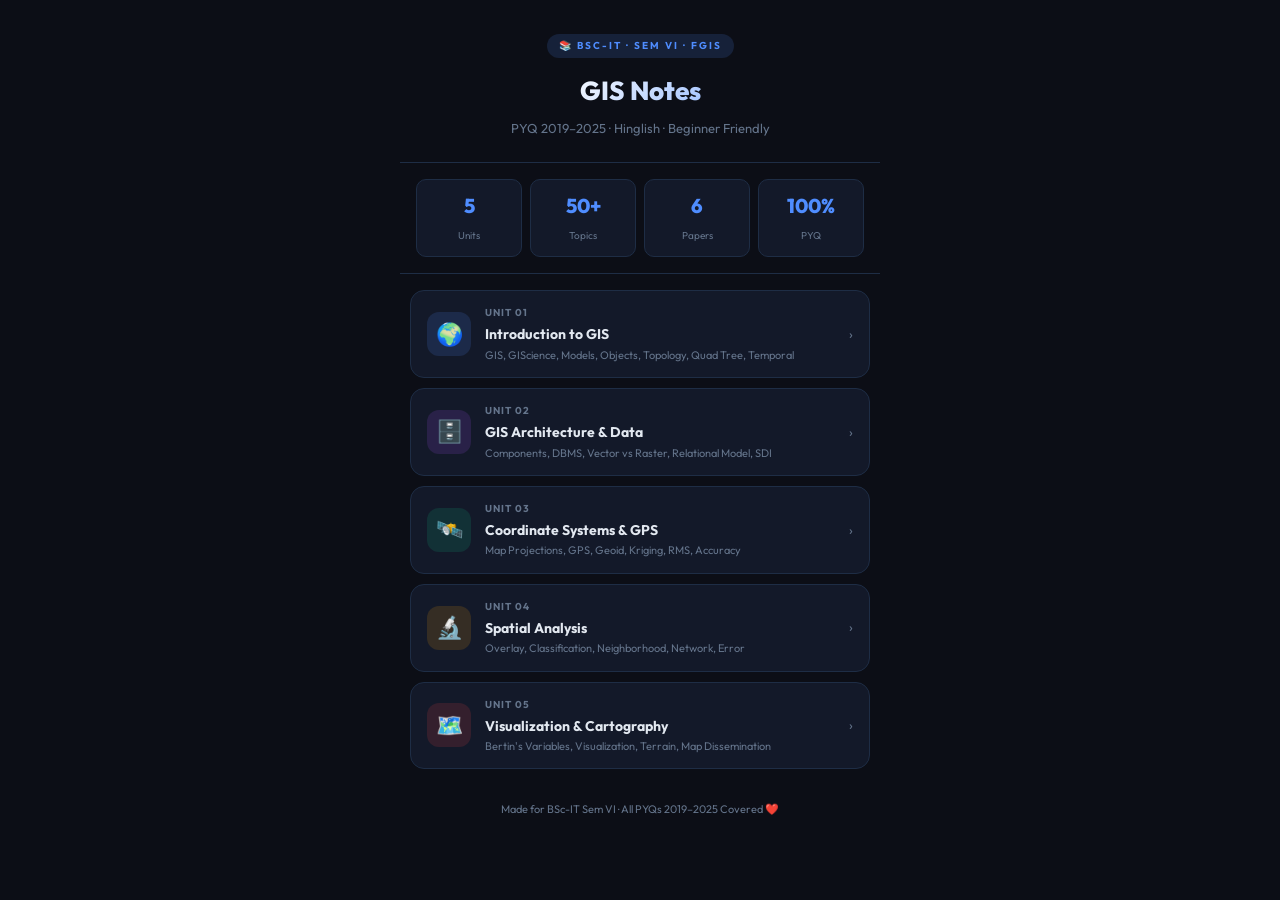
<file: index.html>
<!DOCTYPE html>
<html lang="en">
<head>
<meta charset="UTF-8"/>
<meta name="viewport" content="width=device-width,initial-scale=1.0,maximum-scale=1"/>
<title>FGIS Notes – All Units</title>
<link rel="stylesheet" href="shared.css"/>
<style>
body { padding-bottom: 20px; }
.hero {
  padding: 32px 16px 24px;
  text-align: center;
  border-bottom: 1px solid var(--border);
}
.hero .badge {
  display: inline-block;
  background: rgba(79,141,255,0.15);
  color: var(--a1);
  font-size: 10px;
  font-weight: 700;
  letter-spacing: 2px;
  text-transform: uppercase;
  padding: 4px 12px;
  border-radius: 50px;
  margin-bottom: 12px;
}
.hero h1 {
  font-size: 26px;
  font-weight: 800;
  background: linear-gradient(135deg, #fff 30%, var(--a1));
  -webkit-background-clip: text;
  -webkit-text-fill-color: transparent;
  background-clip: text;
  margin-bottom: 6px;
}
.hero p { font-size: 13px; color: var(--muted); margin: 0; }

.stats {
  display: grid;
  grid-template-columns: repeat(4,1fr);
  gap: 8px;
  padding: 16px;
  border-bottom: 1px solid var(--border);
}
.stat {
  background: var(--card);
  border: 1px solid var(--border);
  border-radius: 10px;
  padding: 10px 4px;
  text-align: center;
}
.stat .num {
  font-size: 20px;
  font-weight: 800;
  color: var(--a1);
  display: block;
}
.stat .lbl { font-size: 10px; color: var(--muted); }

.units-list { padding: 16px 10px; display: flex; flex-direction: column; gap: 10px; }
.unit-card {
  display: flex;
  align-items: center;
  gap: 14px;
  background: var(--card);
  border: 1px solid var(--border);
  border-radius: 14px;
  padding: 14px 16px;
  text-decoration: none;
  color: var(--text);
  transition: border-color 0.2s;
  position: relative;
}
.unit-card:active { background: var(--card2); }
.unit-icon {
  width: 44px; height: 44px;
  border-radius: 12px;
  display: flex; align-items: center; justify-content: center;
  font-size: 22px;
  flex-shrink: 0;
}
.u1 .unit-icon { background: rgba(79,141,255,0.15); }
.u2 .unit-icon { background: rgba(168,85,247,0.15); }
.u3 .unit-icon { background: rgba(16,185,129,0.15); }
.u4 .unit-icon { background: rgba(245,158,11,0.15); }
.u5 .unit-icon { background: rgba(239,68,68,0.15); }
.unit-info { flex: 1; }
.unit-num { font-size: 10px; color: var(--muted); font-weight: 700; letter-spacing: 1px; }
.unit-name { font-size: 14px; font-weight: 700; margin: 2px 0; }
.unit-sub { font-size: 11px; color: var(--muted); line-height: 1.4; }
.unit-arrow { color: var(--muted); font-size: 14px; }

.footer { text-align: center; padding: 16px; font-size: 11px; color: var(--muted); }
</style>
</head>
<body>
<div class="hero">
  <div class="badge">📚 BSc-IT · Sem VI · FGIS</div>
  <h1>GIS Notes</h1>
  <p>PYQ 2019–2025 · Hinglish · Beginner Friendly</p>
</div>

<div class="stats">
  <div class="stat"><span class="num">5</span><span class="lbl">Units</span></div>
  <div class="stat"><span class="num">50+</span><span class="lbl">Topics</span></div>
  <div class="stat"><span class="num">6</span><span class="lbl">Papers</span></div>
  <div class="stat"><span class="num">100%</span><span class="lbl">PYQ</span></div>
</div>

<div class="units-list">
  <a href="unit1.html" class="unit-card u1">
    <div class="unit-icon">🌍</div>
    <div class="unit-info">
      <div class="unit-num">UNIT 01</div>
      <div class="unit-name">Introduction to GIS</div>
      <div class="unit-sub">GIS, GIScience, Models, Objects, Topology, Quad Tree, Temporal</div>
    </div>
    <div class="unit-arrow">›</div>
  </a>

  <a href="unit2.html" class="unit-card u2">
    <div class="unit-icon">🗄️</div>
    <div class="unit-info">
      <div class="unit-num">UNIT 02</div>
      <div class="unit-name">GIS Architecture & Data</div>
      <div class="unit-sub">Components, DBMS, Vector vs Raster, Relational Model, SDI</div>
    </div>
    <div class="unit-arrow">›</div>
  </a>

  <a href="unit3.html" class="unit-card u3">
    <div class="unit-icon">🛰️</div>
    <div class="unit-info">
      <div class="unit-num">UNIT 03</div>
      <div class="unit-name">Coordinate Systems & GPS</div>
      <div class="unit-sub">Map Projections, GPS, Geoid, Kriging, RMS, Accuracy</div>
    </div>
    <div class="unit-arrow">›</div>
  </a>

  <a href="unit4.html" class="unit-card u4">
    <div class="unit-icon">🔬</div>
    <div class="unit-info">
      <div class="unit-num">UNIT 04</div>
      <div class="unit-name">Spatial Analysis</div>
      <div class="unit-sub">Overlay, Classification, Neighborhood, Network, Error</div>
    </div>
    <div class="unit-arrow">›</div>
  </a>

  <a href="unit5.html" class="unit-card u5">
    <div class="unit-icon">🗺️</div>
    <div class="unit-info">
      <div class="unit-num">UNIT 05</div>
      <div class="unit-name">Visualization & Cartography</div>
      <div class="unit-sub">Bertin's Variables, Visualization, Terrain, Map Dissemination</div>
    </div>
    <div class="unit-arrow">›</div>
  </a>
</div>
<div class="footer">Made for BSc-IT Sem VI · All PYQs 2019–2025 Covered ❤️</div>
</body>
</html>
</file>
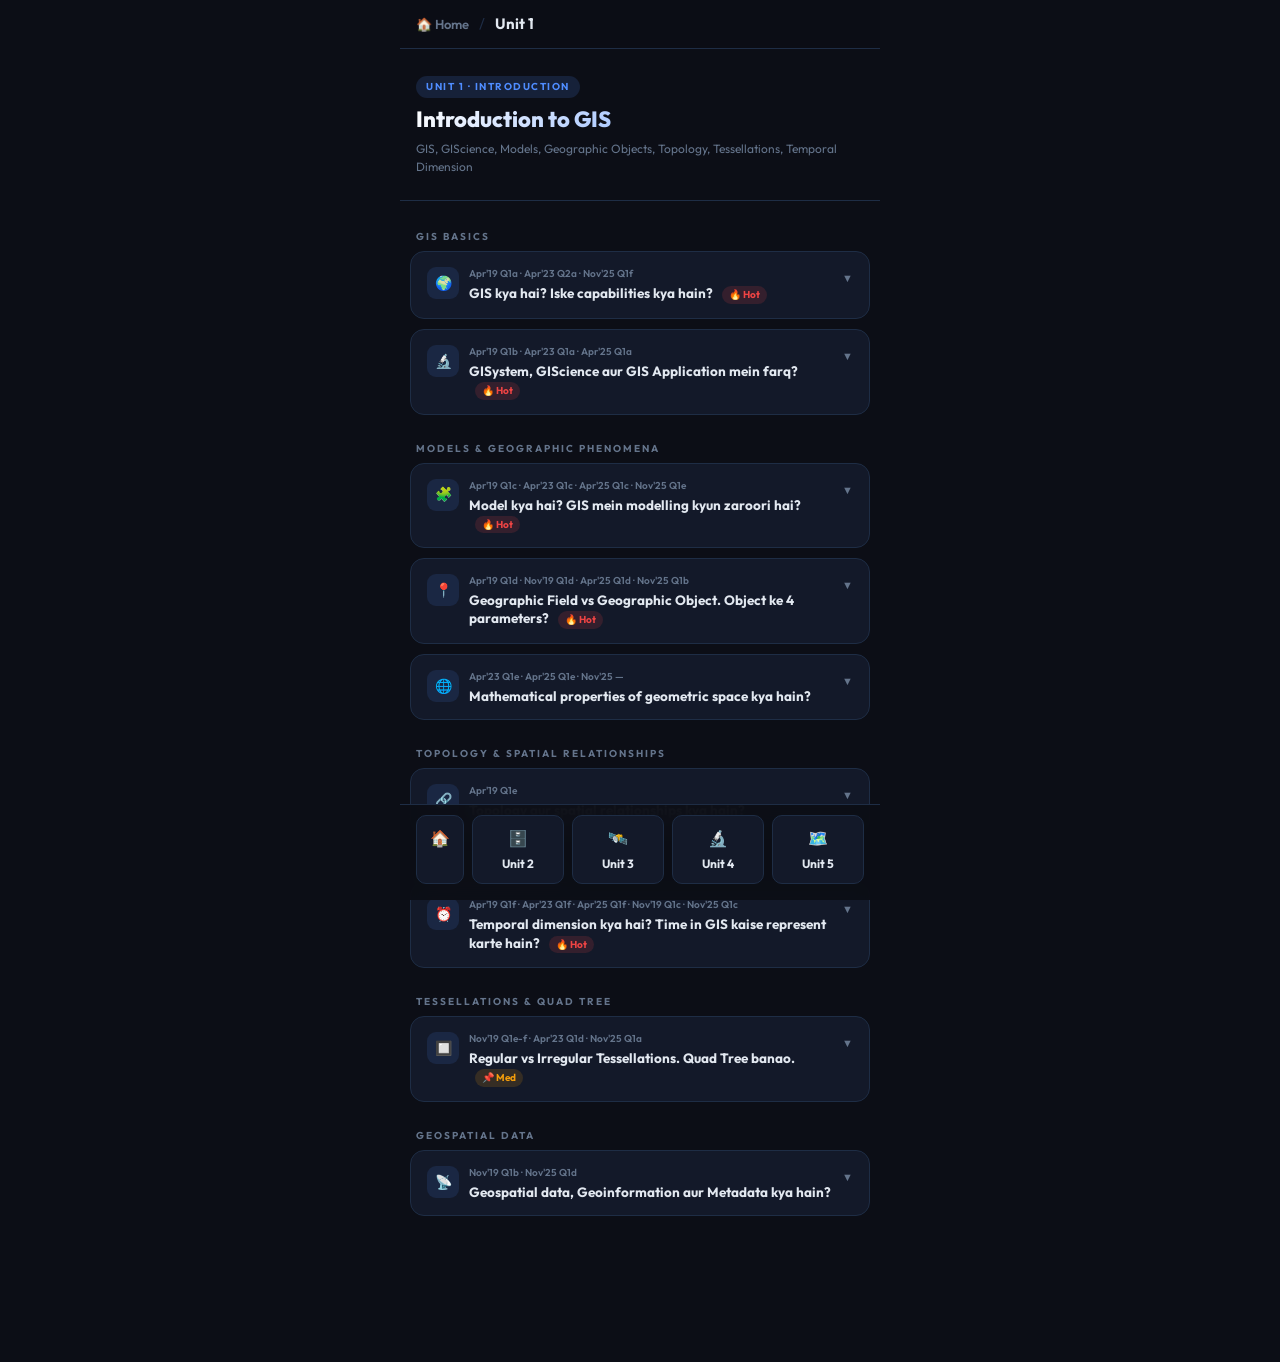
<file: unit1.html>
<!DOCTYPE html>
<html lang="en">
<head>
<meta charset="UTF-8"/>
<meta name="viewport" content="width=device-width,initial-scale=1.0,maximum-scale=1"/>
<title>Unit 1 – Introduction to GIS</title>
<link rel="stylesheet" href="shared.css"/>
<style>
.u1-badge { background: rgba(79,141,255,0.15); color: var(--a1); }
.u1-h1 { background: linear-gradient(135deg,#fff,var(--a1)); -webkit-background-clip:text; -webkit-text-fill-color:transparent; background-clip:text; }
.u1-icon { background: rgba(79,141,255,0.12); }
</style>
</head>
<body>

<div class="top-nav">
  <a href="index.html">🏠 Home</a>
  <span class="divider">/</span>
  <span class="current">Unit 1</span>
</div>

<div class="unit-hero">
  <span class="unit-badge u1-badge">Unit 1 · Introduction</span>
  <h1 class="u1-h1">Introduction to GIS</h1>
  <p>GIS, GIScience, Models, Geographic Objects, Topology, Tessellations, Temporal Dimension</p>
</div>

<!-- ─── GIS Definition ─── -->
<div class="section-label">GIS Basics</div>

<div class="q-card">
  <div class="q-header" onclick="toggle(this)">
    <div class="q-icon u1-icon">🌍</div>
    <div class="q-meta">
      <div class="q-pyq">Apr'19 Q1a · Apr'23 Q2a · Nov'25 Q1f</div>
      <div class="q-title">GIS kya hai? Iske capabilities kya hain? <span class="freq hot">🔥 Hot</span></div>
    </div>
    <div class="q-arrow">▼</div>
  </div>
  <div class="q-body">
    <div class="def"><b>Definition</b>GIS (Geographic Information System) = Computer system jo location-based data ko collect, store, analyze aur display karta hai.</div>
    <p><b>4 Capabilities:</b></p>
    <ul>
      <li><b>Data Capture</b> — GPS, satellite se data lena</li>
      <li><b>Data Storage</b> — Database mein save karna</li>
      <li><b>Data Analysis</b> — Patterns dhundhna, queries run karna</li>
      <li><b>Data Visualization</b> — Maps aur charts mein dikhana</li>
    </ul>
    <div class="eg">Google Maps tumhara location leta hai → route analyze karta hai → screen pe dikhata hai. Yahi GIS ka kaam hai!</div>
  </div>
</div>

<div class="q-card">
  <div class="q-header" onclick="toggle(this)">
    <div class="q-icon u1-icon">🔬</div>
    <div class="q-meta">
      <div class="q-pyq">Apr'19 Q1b · Apr'23 Q1a · Apr'25 Q1a</div>
      <div class="q-title">GISystem, GIScience aur GIS Application mein farq? <span class="freq hot">🔥 Hot</span></div>
    </div>
    <div class="q-arrow">▼</div>
  </div>
  <div class="q-body">
    <ul>
      <li><b>GI System</b> — Tool: Hardware + Software + Data + People ka combination</li>
      <li><b>GI Science</b> — Theory: GIS ke peeche ke concepts aur algorithms ka study</li>
      <li><b>GIS Application</b> — Real use: Zomato delivery routing, Flood management</li>
    </ul>
    <div class="eg">Computer = GISystem · Computer Science = GIScience · Zomato App = GIS Application</div>
    <div class="tip">Teeno alag-alag hain — System (tool), Science (theory), Application (use case).</div>
  </div>
</div>

<!-- ─── Models ─── -->
<div class="section-label">Models & Geographic Phenomena</div>

<div class="q-card">
  <div class="q-header" onclick="toggle(this)">
    <div class="q-icon u1-icon">🧩</div>
    <div class="q-meta">
      <div class="q-pyq">Apr'19 Q1c · Apr'23 Q1c · Apr'25 Q1c · Nov'25 Q1e</div>
      <div class="q-title">Model kya hai? GIS mein modelling kyun zaroori hai? <span class="freq hot">🔥 Hot</span></div>
    </div>
    <div class="q-arrow">▼</div>
  </div>
  <div class="q-body">
    <div class="def"><b>Model</b>Real world ka simplified representation — taaki analyze aur samjha ja sake.</div>
    <p><b>3 Types:</b></p>
    <ul>
      <li><b>Conceptual</b> — Idea/design: kaunsa data chahiye?</li>
      <li><b>Logical</b> — Structure: data kaise organize hoga?</li>
      <li><b>Physical</b> — Actual database on computer</li>
    </ul>
    <p><b>Kyun useful hai?</b></p>
    <ul>
      <li>Real world complex hai — model simple banata hai</li>
      <li>Bina field experiment ke analysis possible</li>
      <li>Future predictions possible (2030 mein flood zone kahan?)</li>
    </ul>
    <div class="eg">Google Maps pe roads = model. Real world mein hazaaron details hain, map sirf zaroori cheezein dikhata hai.</div>
  </div>
</div>

<div class="q-card">
  <div class="q-header" onclick="toggle(this)">
    <div class="q-icon u1-icon">📍</div>
    <div class="q-meta">
      <div class="q-pyq">Apr'19 Q1d · Nov'19 Q1d · Apr'25 Q1d · Nov'25 Q1b</div>
      <div class="q-title">Geographic Field vs Geographic Object. Object ke 4 parameters? <span class="freq hot">🔥 Hot</span></div>
    </div>
    <div class="q-arrow">▼</div>
  </div>
  <div class="q-body">
    <div class="def"><b>Geographic Field</b>Continuously exist karne wali phenomenon — har location pe ek value. E.g. Temperature, Rainfall.</div>
    <div class="def"><b>Geographic Object</b>Discrete (alag) entity with specific location. E.g. Roads, Buildings, Cities.</div>
    <p><b>4 Parameters of Geographic Object:</b></p>
    <ul>
      <li><b>Position</b> — Kahan hai? (Lat/Long)</li>
      <li><b>Shape</b> — Kaisa dikhta hai? (Point/Line/Polygon)</li>
      <li><b>Size</b> — Kitna bada? (Area, Length)</li>
      <li><b>Attributes</b> — Extra info (Name, Population, Type)</li>
    </ul>
    <div class="eg">Mumbai: Position=19.07°N 72.87°E, Shape=Polygon, Size=603 km², Attributes: Population 2 crore.</div>
    <p><b>Field ke Data Types:</b></p>
    <ul>
      <li><b>Nominal</b> — Categories, no order (Forest/Water/Urban)</li>
      <li><b>Ordinal</b> — Ordered categories (Poor/Good/Excellent)</li>
      <li><b>Interval</b> — Numbers, no true zero (Temperature °C)</li>
      <li><b>Ratio</b> — Numbers with true zero (Distance, Weight)</li>
    </ul>
  </div>
</div>

<div class="q-card">
  <div class="q-header" onclick="toggle(this)">
    <div class="q-icon u1-icon">🌐</div>
    <div class="q-meta">
      <div class="q-pyq">Apr'23 Q1e · Apr'25 Q1e · Nov'25 —</div>
      <div class="q-title">Mathematical properties of geometric space kya hain?</div>
    </div>
    <div class="q-arrow">▼</div>
  </div>
  <div class="q-body">
    <ul>
      <li><b>Dimension</b> — 0D=Point, 1D=Line, 2D=Area, 3D=Volume</li>
      <li><b>Continuity</b> — Space mein koi gaps nahi hote</li>
      <li><b>Compactness</b> — Closed aur bounded regions</li>
      <li><b>Connectedness</b> — Parts ek doosre se connected hain</li>
    </ul>
    <div class="tip">Ye properties topology se related hain. Diagram mein Point→Line→Polygon→3D solid dikhao.</div>
  </div>
</div>

<!-- ─── Topology ─── -->
<div class="section-label">Topology & Spatial Relationships</div>

<div class="q-card">
  <div class="q-header" onclick="toggle(this)">
    <div class="q-icon u1-icon">🔗</div>
    <div class="q-meta">
      <div class="q-pyq">Apr'19 Q1e</div>
      <div class="q-title">Topology aur spatial relationships kya hain?</div>
    </div>
    <div class="q-arrow">▼</div>
  </div>
  <div class="q-body">
    <div class="def"><b>Topology</b>Features ke beech spatial relationships define karta hai — Shape/Size change hone pe bhi relationships sahi rehti hain.</div>
    <p><b>Key Relationships:</b></p>
    <ul>
      <li><b>Connectivity</b> — Roads junction pe milti hain</li>
      <li><b>Adjacency</b> — Maharashtra-Karnataka border share karte hain</li>
      <li><b>Containment</b> — City is inside a State</li>
      <li><b>Overlap</b> — Features partially over each other</li>
    </ul>
    <ul>
      <li>Routing/Navigation ke liye zaroori</li>
      <li>Data errors (gaps/overlaps) detect karna</li>
      <li>Network analysis (pipe/road networks)</li>
    </ul>
  </div>
</div>

<!-- ─── Temporal Dimension ─── -->
<div class="section-label">Temporal Dimension</div>

<div class="q-card">
  <div class="q-header" onclick="toggle(this)">
    <div class="q-icon u1-icon">⏰</div>
    <div class="q-meta">
      <div class="q-pyq">Apr'19 Q1f · Apr'23 Q1f · Apr'25 Q1f · Nov'19 Q1c · Nov'25 Q1c</div>
      <div class="q-title">Temporal dimension kya hai? Time in GIS kaise represent karte hain? <span class="freq hot">🔥 Hot</span></div>
    </div>
    <div class="q-arrow">▼</div>
  </div>
  <div class="q-body">
    <div class="def"><b>Temporal Dimension</b>GIS mein location (where) + attributes (what) + <b>time (when)</b> — data time ke saath kaise change hota hai.</div>
    <p><b>Time ke Types:</b></p>
    <ul>
      <li><b>Time Instant</b> — Ek specific moment: "15 Aug 2023 flood aaya"</li>
      <li><b>Time Interval</b> — Ek period: "June-Sept monsoon season"</li>
      <li><b>Valid Time</b> — Real world mein kab hua (building 2005 mein bani)</li>
      <li><b>Transaction Time</b> — Database mein kab enter hua</li>
    </ul>
    <p><b>Spatiotemporal Models:</b></p>
    <ul>
      <li><b>Snapshot Model</b> — Har time period ka alag map store karo</li>
      <li><b>Space-Time Composite</b> — Sirf changes store karo (efficient)</li>
    </ul>
    <div class="eg">Mumbai land use 1990 → 2000 → 2010 → 2020 — dekh sakte hain slums kahan se urban area ban gayi. Yahi temporal GIS hai!</div>
    <div class="tip">Apr'25 Q1b mein El Niño aaya — yeh climate event hai jo Pacific Ocean temperature warm karta hai. GIS mein multiple years ke temperature maps compare karte hain.</div>
  </div>
</div>

<!-- ─── Tessellations ─── -->
<div class="section-label">Tessellations & Quad Tree</div>

<div class="q-card">
  <div class="q-header" onclick="toggle(this)">
    <div class="q-icon u1-icon">🔲</div>
    <div class="q-meta">
      <div class="q-pyq">Nov'19 Q1e-f · Apr'23 Q1d · Nov'25 Q1a</div>
      <div class="q-title">Regular vs Irregular Tessellations. Quad Tree banao. <span class="freq med">📌 Med</span></div>
    </div>
    <div class="q-arrow">▼</div>
  </div>
  <div class="q-body">
    <div class="def"><b>Tessellation</b>Space ko tiles mein divide karna bina gaps aur overlaps ke. Raster data ka base hai.</div>
    <ul>
      <li><b>Regular</b> — Sab tiles same size/shape: squares (pixels/grid), triangles, hexagons</li>
      <li><b>Irregular</b> — Tiles different size/shape: TIN (terrain ke liye)</li>
    </ul>
    <div class="eg">Regular = Chess board. Irregular = India ka political map (sab states alag size ke).</div>
    <p><b>Quad Tree (4×4 raster example):</b></p>
    <div class="code">Raster:          Quad Tree:
F F I I    Root → 4 quadrants
F F I I      ├─ Top-Left:  all F → Leaf F
R R F F      ├─ Top-Right: all I → Leaf I
R R F F      ├─ Bot-Left:  all R → Leaf R
             └─ Bot-Right: all F → Leaf F</div>
    <div class="tip">Quad tree mein uniform regions = sirf 1 leaf node = storage efficient!</div>
  </div>
</div>

<!-- Geospatial Data & Geoinformation -->
<div class="section-label">Geospatial Data</div>

<div class="q-card">
  <div class="q-header" onclick="toggle(this)">
    <div class="q-icon u1-icon">📡</div>
    <div class="q-meta">
      <div class="q-pyq">Nov'19 Q1b · Nov'25 Q1d</div>
      <div class="q-title">Geospatial data, Geoinformation aur Metadata kya hain?</div>
    </div>
    <div class="q-arrow">▼</div>
  </div>
  <div class="q-body">
    <ul>
      <li><b>Geospatial Data</b> — Location se related raw facts: coordinates, satellite images, GPS readings</li>
      <li><b>Geoinformation</b> — Processed geospatial data jisme meaning ho: "Delhi mein kal baarish hogi"</li>
      <li><b>Metadata</b> — Data ke baare mein data: "Ye map 2020 mein banaya gaya, accuracy ±5m hai"</li>
    </ul>
    <p><b>Spatial Data Quality ke key components:</b></p>
    <ul>
      <li>Accuracy — Kitna sahi hai?</li>
      <li>Completeness — Kuch chhoot toh nahi gaya?</li>
      <li>Consistency — Data mein contradictions toh nahi?</li>
      <li>Timeliness — Data kitna fresh hai?</li>
    </ul>
  </div>
</div>

<div class="bottom-nav">
  <a href="index.html" class="bn-btn home"><span>🏠</span></a>
  <a href="unit2.html" class="bn-btn"><span>🗄️</span>Unit 2</a>
  <a href="unit3.html" class="bn-btn"><span>🛰️</span>Unit 3</a>
  <a href="unit4.html" class="bn-btn"><span>🔬</span>Unit 4</a>
  <a href="unit5.html" class="bn-btn"><span>🗺️</span>Unit 5</a>
</div>

<script>
function toggle(header) {
  const card = header.parentElement;
  card.classList.toggle('open');
}
</script>
</body>
</html>
</file>
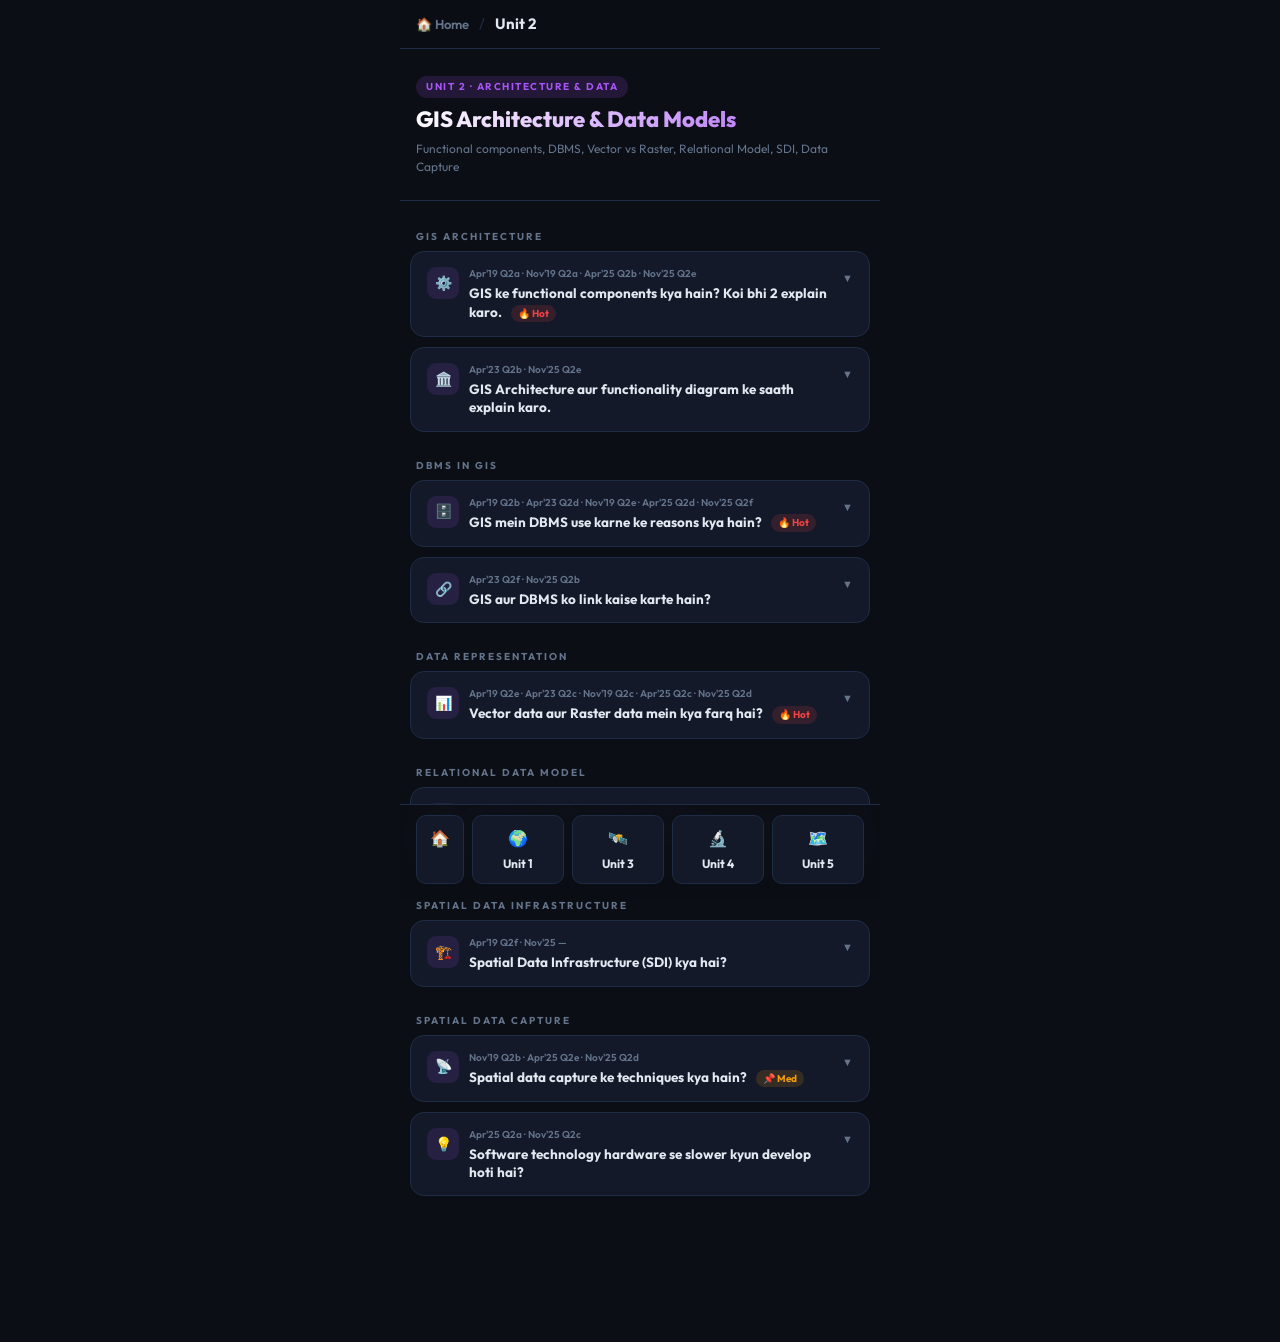
<file: unit2.html>
<!DOCTYPE html>
<html lang="en">
<head>
<meta charset="UTF-8"/>
<meta name="viewport" content="width=device-width,initial-scale=1.0,maximum-scale=1"/>
<title>Unit 2 – GIS Architecture & Data</title>
<link rel="stylesheet" href="shared.css"/>
<style>
.u2-badge { background: rgba(168,85,247,0.15); color: var(--a2); }
.u2-h1 { background: linear-gradient(135deg,#fff,var(--a2)); -webkit-background-clip:text; -webkit-text-fill-color:transparent; background-clip:text; }
.u2-icon { background: rgba(168,85,247,0.12); }
</style>
</head>
<body>

<div class="top-nav">
  <a href="index.html">🏠 Home</a>
  <span class="divider">/</span>
  <span class="current">Unit 2</span>
</div>

<div class="unit-hero">
  <span class="unit-badge u2-badge">Unit 2 · Architecture & Data</span>
  <h1 class="u2-h1">GIS Architecture & Data Models</h1>
  <p>Functional components, DBMS, Vector vs Raster, Relational Model, SDI, Data Capture</p>
</div>

<!-- ─── Functional Components ─── -->
<div class="section-label">GIS Architecture</div>

<div class="q-card">
  <div class="q-header" onclick="toggle(this)">
    <div class="q-icon u2-icon">⚙️</div>
    <div class="q-meta">
      <div class="q-pyq">Apr'19 Q2a · Nov'19 Q2a · Apr'25 Q2b · Nov'25 Q2e</div>
      <div class="q-title">GIS ke functional components kya hain? Koi bhi 2 explain karo. <span class="freq hot">🔥 Hot</span></div>
    </div>
    <div class="q-arrow">▼</div>
  </div>
  <div class="q-body">
    <p><b>5 Functional Components:</b></p>
    <ul>
      <li><b>Data Input</b> — GPS, satellite, digitization se data lena</li>
      <li><b>Data Storage &amp; Management</b> — Database mein organized store karna</li>
      <li><b>Data Manipulation &amp; Analysis</b> — Buffer, overlay, network analysis</li>
      <li><b>Data Output</b> — Maps, reports, PDF export karna</li>
      <li><b>User Interface</b> — QGIS/ArcGIS jaisa GUI for interaction</li>
    </ul>
    <p><b>Detail — Data Input:</b></p>
    <ul>
      <li>Primary: GPS, remote sensing, field survey</li>
      <li>Secondary: Scanning paper maps, import existing datasets</li>
    </ul>
    <p><b>Detail — Data Storage:</b></p>
    <ul>
      <li>DBMS use hota hai (PostGIS, Oracle Spatial)</li>
      <li>Spatial data (coordinates) + Non-spatial (name, type) dono store</li>
    </ul>
    <div class="eg">Road ka spatial data = coordinates. Non-spatial = road name "NH48", speed limit 100 kmph.</div>
    <div class="tip">Diagram mein 5 components ek cycle mein dikhao: Input → Storage → Analysis → Output → UI → back to Input.</div>
  </div>
</div>

<div class="q-card">
  <div class="q-header" onclick="toggle(this)">
    <div class="q-icon u2-icon">🏛️</div>
    <div class="q-meta">
      <div class="q-pyq">Apr'23 Q2b · Nov'25 Q2e</div>
      <div class="q-title">GIS Architecture aur functionality diagram ke saath explain karo.</div>
    </div>
    <div class="q-arrow">▼</div>
  </div>
  <div class="q-body">
    <div class="code">GIS Architecture:
┌─────────────────────────┐
│      User Interface      │
├──────────┬──────────────┤
│  Spatial │  Attribute   │
│  Data    │  Data (DBMS) │
├──────────┴──────────────┤
│     Analysis Engine      │
├─────────────────────────┤
│   Data Input / Output    │
└─────────────────────────┘</div>
    <ul>
      <li><b>Top Layer</b> — User interface (GUI/CLI)</li>
      <li><b>Middle Layer</b> — Spatial DB + Attribute DB linked together</li>
      <li><b>Analysis Layer</b> — Overlay, buffer, routing functions</li>
      <li><b>Bottom Layer</b> — Data capture + output (print/export)</li>
    </ul>
    <div class="tip">Hardware trends: Cloud computing, Mobile GIS. Software trends: AI-powered analysis, Web GIS (ArcGIS Online).</div>
  </div>
</div>

<!-- ─── DBMS ─── -->
<div class="section-label">DBMS in GIS</div>

<div class="q-card">
  <div class="q-header" onclick="toggle(this)">
    <div class="q-icon u2-icon">🗄️</div>
    <div class="q-meta">
      <div class="q-pyq">Apr'19 Q2b · Apr'23 Q2d · Nov'19 Q2e · Apr'25 Q2d · Nov'25 Q2f</div>
      <div class="q-title">GIS mein DBMS use karne ke reasons kya hain? <span class="freq hot">🔥 Hot</span></div>
    </div>
    <div class="q-arrow">▼</div>
  </div>
  <div class="q-body">
    <div class="def"><b>DBMS</b>Database Management System — data ko efficiently store, retrieve aur manage karta hai. E.g. PostgreSQL/PostGIS.</div>
    <p><b>5 Main Reasons:</b></p>
    <ul>
      <li><b>Data Sharing</b> — Multiple users ek hi database access kar sakte hain simultaneously</li>
      <li><b>Data Integrity</b> — Data accurate aur consistent rahta hai — ek jagah update = everywhere updated</li>
      <li><b>Redundancy Control</b> — Same data baar baar store nahi hota — storage waste nahi</li>
      <li><b>Security</b> — Access control — sirf authorized users hi data dekh sakein</li>
      <li><b>Query Capability</b> — SQL se complex questions: "500m se lambi saari roads kaunsi hain?"</li>
    </ul>
    <div class="eg">Bina DBMS: 10 departments ke 10 alag Excel files → ek road rename karo to 10 jagah update karo. DBMS se: ek update = sab automatically correct.</div>
  </div>
</div>

<div class="q-card">
  <div class="q-header" onclick="toggle(this)">
    <div class="q-icon u2-icon">🔗</div>
    <div class="q-meta">
      <div class="q-pyq">Apr'23 Q2f · Nov'25 Q2b</div>
      <div class="q-title">GIS aur DBMS ko link kaise karte hain?</div>
    </div>
    <div class="q-arrow">▼</div>
  </div>
  <div class="q-body">
    <ul>
      <li>GIS software har spatial feature ko ek unique <b>Feature ID</b> deta hai</li>
      <li>Same Feature ID DBMS table mein attribute data se linked hoti hai</li>
      <li>Map pe road click karo → GIS Feature ID se DBMS query → attributes display</li>
    </ul>
    <div class="code">Spatial DB:          Attribute DB (DBMS):
FeatureID | Geometry  FeatureID | Name    | Length
R001      | (coords)  R001      | NH48    | 250 km
R002      | (coords)  R002      | SH4     | 80 km
          ↑_________↑ (Linked by FeatureID)</div>
    <div class="tip">Linking = Spatial layer + Attribute table ko ek common key se join karna. Yahi GIS ka core concept hai!</div>
  </div>
</div>

<!-- ─── Vector vs Raster ─── -->
<div class="section-label">Data Representation</div>

<div class="q-card">
  <div class="q-header" onclick="toggle(this)">
    <div class="q-icon u2-icon">📊</div>
    <div class="q-meta">
      <div class="q-pyq">Apr'19 Q2e · Apr'23 Q2c · Nov'19 Q2c · Apr'25 Q2c · Nov'25 Q2d</div>
      <div class="q-title">Vector data aur Raster data mein kya farq hai? <span class="freq hot">🔥 Hot</span></div>
    </div>
    <div class="q-arrow">▼</div>
  </div>
  <div class="q-body">
    <div class="tbl"><table>
      <tr><th>Feature</th><th>Vector</th><th>Raster</th></tr>
      <tr><td>Representation</td><td>Points, Lines, Polygons</td><td>Grid cells (pixels)</td></tr>
      <tr><td>Data stored</td><td>Coordinates</td><td>Cell values</td></tr>
      <tr><td>Accuracy</td><td>High — precise</td><td>Limited by cell size</td></tr>
      <tr><td>File size</td><td>Small</td><td>Large (high res)</td></tr>
      <tr><td>Best for</td><td>Discrete features</td><td>Continuous data</td></tr>
      <tr><td>Example</td><td>Roads, Buildings</td><td>Elevation, Rainfall map</td></tr>
    </table></div>
    <div class="eg">Vector: Google Maps ki roads — smooth, precise. Raster: Satellite photo — grid of pixels.</div>
    <div class="tip">Trick: Vector = Shapes (discrete). Raster = Photos (continuous).</div>
  </div>
</div>

<!-- ─── Relational Model ─── -->
<div class="section-label">Relational Data Model</div>

<div class="q-card">
  <div class="q-header" onclick="toggle(this)">
    <div class="q-icon u2-icon">🔗</div>
    <div class="q-meta">
      <div class="q-pyq">Apr'19 Q2d · Nov'19 Q2d · Apr'23 Q2e · Nov'25 Q2a</div>
      <div class="q-title">Relational data model kya hai? Example ke saath explain karo. <span class="freq hot">🔥 Hot</span></div>
    </div>
    <div class="q-arrow">▼</div>
  </div>
  <div class="q-body">
    <div class="def"><b>Relational Model</b>Data tables (relations) mein store hota hai. Tables rows + columns se bani hain. Tables keys se connected hain.</div>
    <div class="code">Table: Districts          Table: Roads
DistrictID | Name         RoadID | Name    | DistrictID
1          | Mumbai       101    | WEH     | 1
2          | Pune         102    | Expressway | 1

DistrictID = Foreign Key (link between tables)
Query: "Mumbai ki saari roads?" →
SELECT * FROM Roads WHERE DistrictID = 1;</div>
    <p><b>Key Terms:</b></p>
    <ul>
      <li><b>Primary Key</b> — Har row ka unique ID (DistrictID)</li>
      <li><b>Foreign Key</b> — Doosri table ka reference (DistrictID in Roads table)</li>
      <li><b>SQL</b> — Data query karne ki language</li>
    </ul>
    <div class="tip">Spatial querying (Nov'25): "Pune se 10km ke andar kaunse hospitals hain?" = Spatial SQL query!</div>
  </div>
</div>

<!-- ─── SDI ─── -->
<div class="section-label">Spatial Data Infrastructure</div>

<div class="q-card">
  <div class="q-header" onclick="toggle(this)">
    <div class="q-icon u2-icon">🏗️</div>
    <div class="q-meta">
      <div class="q-pyq">Apr'19 Q2f · Nov'25 —</div>
      <div class="q-title">Spatial Data Infrastructure (SDI) kya hai?</div>
    </div>
    <div class="q-arrow">▼</div>
  </div>
  <div class="q-body">
    <div class="def"><b>SDI</b>Framework jo different organizations ke beech geographic data sharing enable karta hai — policies + standards + technology.</div>
    <p><b>5 Components:</b></p>
    <ul>
      <li><b>Data</b> — Road maps, census data, satellite imagery</li>
      <li><b>Metadata</b> — Data ke baare mein info (kab banaya, accuracy)</li>
      <li><b>Standards</b> — OGC WMS/WFS — sab compatible ho</li>
      <li><b>Access Networks</b> — Internet portals (India's Bhuvan)</li>
      <li><b>People &amp; Policy</b> — Producers, users, policymakers</li>
    </ul>
    <div class="eg">ISRO ka Bhuvan portal — satellite images, flood maps, soil data sab free mein ek jagah. Yahi India ka SDI hai!</div>
  </div>
</div>

<!-- ─── Data Capture ─── -->
<div class="section-label">Spatial Data Capture</div>

<div class="q-card">
  <div class="q-header" onclick="toggle(this)">
    <div class="q-icon u2-icon">📡</div>
    <div class="q-meta">
      <div class="q-pyq">Nov'19 Q2b · Apr'25 Q2e · Nov'25 Q2d</div>
      <div class="q-title">Spatial data capture ke techniques kya hain? <span class="freq med">📌 Med</span></div>
    </div>
    <div class="q-arrow">▼</div>
  </div>
  <div class="q-body">
    <p><b>Primary (Direct) Capture:</b></p>
    <ul>
      <li><b>GPS Survey</b> — Field mein GPS le ke points mark karna</li>
      <li><b>Remote Sensing</b> — Satellite se images (Landsat, IKONOS)</li>
      <li><b>LiDAR</b> — Laser se precise 3D elevation data</li>
    </ul>
    <p><b>Secondary (Indirect) Capture:</b></p>
    <ul>
      <li><b>Digitization</b> — Paper map screen pe manually trace karna</li>
      <li><b>Vectorization</b> — Scanned map ko automatically vector mein convert karna</li>
      <li><b>Existing Databases</b> — Census data, Survey of India maps import</li>
    </ul>
    <p><b>4 Stages of Spatial Data Handling:</b></p>
    <ul>
      <li><b>1. Capture</b> → <b>2. Storage</b> → <b>3. Analysis</b> → <b>4. Presentation</b></li>
    </ul>
    <div class="eg">Swiggy map: Primary = GPS se restaurant locate karo. Secondary = purana paper ka street map scan karke digital banao.</div>
  </div>
</div>

<div class="q-card">
  <div class="q-header" onclick="toggle(this)">
    <div class="q-icon u2-icon">💡</div>
    <div class="q-meta">
      <div class="q-pyq">Apr'25 Q2a · Nov'25 Q2c</div>
      <div class="q-title">Software technology hardware se slower kyun develop hoti hai?</div>
    </div>
    <div class="q-arrow">▼</div>
  </div>
  <div class="q-body">
    <ul>
      <li>Hardware doubles in power every ~2 years (Moore's Law)</li>
      <li>Software development slow hai — testing, debugging, compatibility issues</li>
      <li>Legacy systems — purane software new hardware pe run nahi karte</li>
      <li>Complex GIS algorithms ko new hardware ke liye rewrite karna padta hai</li>
      <li>Training aur adoption time lagta hai</li>
    </ul>
    <div class="tip">Justify format: Hardware (exponential growth) vs Software (linear growth). GIS ke case mein: GPU powerful hai lekin GIS software abhi bhi CPU-based hai mostly.</div>
  </div>
</div>

<div class="bottom-nav">
  <a href="index.html" class="bn-btn home"><span>🏠</span></a>
  <a href="unit1.html" class="bn-btn"><span>🌍</span>Unit 1</a>
  <a href="unit3.html" class="bn-btn"><span>🛰️</span>Unit 3</a>
  <a href="unit4.html" class="bn-btn"><span>🔬</span>Unit 4</a>
  <a href="unit5.html" class="bn-btn"><span>🗺️</span>Unit 5</a>
</div>

<script>
function toggle(header) {
  const card = header.parentElement;
  card.classList.toggle('open');
}
</script>
</body>
</html>
</file>
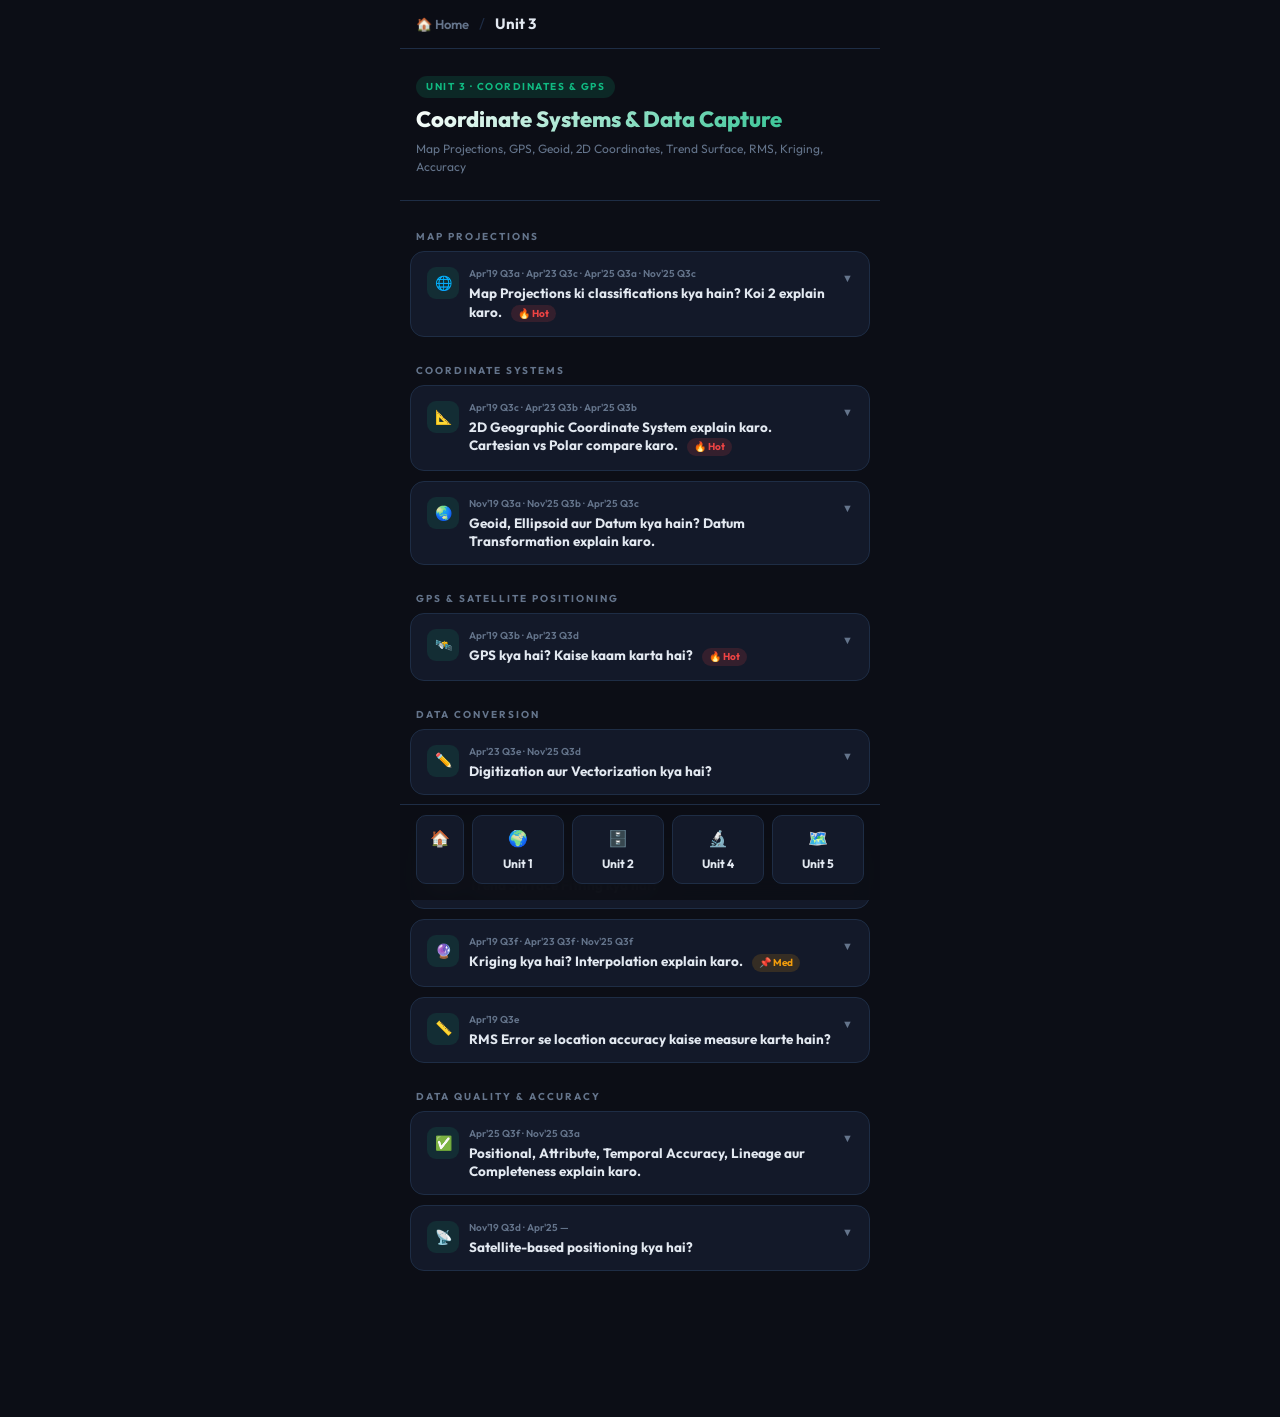
<file: unit3.html>
<!DOCTYPE html>
<html lang="en">
<head>
<meta charset="UTF-8"/>
<meta name="viewport" content="width=device-width,initial-scale=1.0,maximum-scale=1"/>
<title>Unit 3 – Coordinate Systems & GPS</title>
<link rel="stylesheet" href="shared.css"/>
<style>
.u3-badge { background: rgba(16,185,129,0.15); color: var(--a3); }
.u3-h1 { background: linear-gradient(135deg,#fff,var(--a3)); -webkit-background-clip:text; -webkit-text-fill-color:transparent; background-clip:text; }
.u3-icon { background: rgba(16,185,129,0.12); }
</style>
</head>
<body>

<div class="top-nav">
  <a href="index.html">🏠 Home</a>
  <span class="divider">/</span>
  <span class="current">Unit 3</span>
</div>

<div class="unit-hero">
  <span class="unit-badge u3-badge">Unit 3 · Coordinates & GPS</span>
  <h1 class="u3-h1">Coordinate Systems & Data Capture</h1>
  <p>Map Projections, GPS, Geoid, 2D Coordinates, Trend Surface, RMS, Kriging, Accuracy</p>
</div>

<!-- ─── Map Projections ─── -->
<div class="section-label">Map Projections</div>

<div class="q-card">
  <div class="q-header" onclick="toggle(this)">
    <div class="q-icon u3-icon">🌐</div>
    <div class="q-meta">
      <div class="q-pyq">Apr'19 Q3a · Apr'23 Q3c · Apr'25 Q3a · Nov'25 Q3c</div>
      <div class="q-title">Map Projections ki classifications kya hain? Koi 2 explain karo. <span class="freq hot">🔥 Hot</span></div>
    </div>
    <div class="q-arrow">▼</div>
  </div>
  <div class="q-body">
    <div class="def"><b>Map Projection</b>3D Earth ko 2D flat map pe transfer karne ka method. Kuch na kuch distortion hoti hai — area/shape/distance/direction mein se kuch sacrifice hota hai.</div>
    <div class="eg">Orange peel flat karo — kuch jagah tear aata hai. Yahi projection mein hota hai!</div>
    <p><b>Classification 1 — By Surface (Developable Surface):</b></p>
    <div class="tbl"><table>
      <tr><th>Type</th><th>Surface</th><th>Best For</th></tr>
      <tr><td><b>Cylindrical</b></td><td>Cylinder</td><td>World maps (Mercator)</td></tr>
      <tr><td><b>Conical</b></td><td>Cone</td><td>Mid-latitude (India maps)</td></tr>
      <tr><td><b>Azimuthal</b></td><td>Flat plane</td><td>Polar maps, air routes</td></tr>
    </table></div>
    <p><b>Classification 2 — By Properties Preserved:</b></p>
    <ul>
      <li><b>Conformal</b> — Shape preserve: Mercator (navigation ke liye)</li>
      <li><b>Equal Area</b> — Area preserve: Albers (population density maps)</li>
      <li><b>Equidistant</b> — Distance preserve: Road distance maps</li>
      <li><b>Azimuthal</b> — Direction preserve: Flight path planning</li>
    </ul>
    <div class="tip">Mercator pe Greenland India se bada dikhta hai — lekin actually India 3x bada hai. Distortion ka example!</div>
  </div>
</div>

<!-- ─── 2D Coordinate Systems ─── -->
<div class="section-label">Coordinate Systems</div>

<div class="q-card">
  <div class="q-header" onclick="toggle(this)">
    <div class="q-icon u3-icon">📐</div>
    <div class="q-meta">
      <div class="q-pyq">Apr'19 Q3c · Apr'23 Q3b · Apr'25 Q3b</div>
      <div class="q-title">2D Geographic Coordinate System explain karo. Cartesian vs Polar compare karo. <span class="freq hot">🔥 Hot</span></div>
    </div>
    <div class="q-arrow">▼</div>
  </div>
  <div class="q-body">
    <div class="def"><b>Geographic Coordinate System (GCS)</b>Latitude (φ) + Longitude (λ) se Earth pe kisi bhi location define karta hai.</div>
    <ul>
      <li><b>Latitude</b> — Equator se N/S: 0° (Equator) to ±90° (Poles)</li>
      <li><b>Longitude</b> — Prime Meridian se E/W: 0° to ±180°</li>
    </ul>
    <div class="eg">Mumbai: 18°58'N, 72°49'E — Equator se 18°58' North, Greenwich se 72°49' East.</div>
    <div class="tbl"><table>
      <tr><th>Feature</th><th>Cartesian (X,Y)</th><th>Polar (r, θ)</th></tr>
      <tr><td>Representation</td><td>X aur Y distances</td><td>Distance + Angle</td></tr>
      <tr><td>Best For</td><td>Grid maps, city blocks</td><td>Circular areas, radar coverage</td></tr>
      <tr><td>Example</td><td>City block layout</td><td>Mobile tower signal area</td></tr>
    </table></div>
  </div>
</div>

<div class="q-card">
  <div class="q-header" onclick="toggle(this)">
    <div class="q-icon u3-icon">🌏</div>
    <div class="q-meta">
      <div class="q-pyq">Nov'19 Q3a · Nov'25 Q3b · Apr'25 Q3c</div>
      <div class="q-title">Geoid, Ellipsoid aur Datum kya hain? Datum Transformation explain karo.</div>
    </div>
    <div class="q-arrow">▼</div>
  </div>
  <div class="q-body">
    <ul>
      <li><b>Geoid</b> — Earth ka actual irregular shape (mean sea level surface). Gravity se influenced. Height measurement ke liye.</li>
      <li><b>Ellipsoid</b> — Earth ka smooth mathematical model (slightly flattened sphere). GPS ke liye WGS84 standard hai.</li>
      <li><b>Datum</b> — Ellipsoid + uski Earth ke relative position = coordinate system ka foundation</li>
    </ul>
    <div class="eg">Geoid = Bumpy actual Earth. Ellipsoid = Smooth ball (for calculations). WGS84 = GPS wala datum.</div>
    <p><b>Transformation Types:</b></p>
    <ul>
      <li><b>Coordinate Transformation</b> — Same datum pe alag systems (Cartesian ↔ Geographic)</li>
      <li><b>Datum Transformation</b> — Alag datums ke beech shift (India's old Everest Datum → WGS84)</li>
    </ul>
  </div>
</div>

<!-- ─── GPS ─── -->
<div class="section-label">GPS & Satellite Positioning</div>

<div class="q-card">
  <div class="q-header" onclick="toggle(this)">
    <div class="q-icon u3-icon">🛰️</div>
    <div class="q-meta">
      <div class="q-pyq">Apr'19 Q3b · Apr'23 Q3d</div>
      <div class="q-title">GPS kya hai? Kaise kaam karta hai? <span class="freq hot">🔥 Hot</span></div>
    </div>
    <div class="q-arrow">▼</div>
  </div>
  <div class="q-body">
    <div class="def"><b>GPS</b>US Government ka satellite system jo kisi bhi location ki Latitude, Longitude, Altitude precise tarike se deta hai.</div>
    <p><b>3 Segments:</b></p>
    <ul>
      <li><b>Space Segment</b> — 24+ satellites Earth orbit mein (6 planes × 4 satellites)</li>
      <li><b>Control Segment</b> — Ground stations jo satellites monitor karte hain</li>
      <li><b>User Segment</b> — Tumhara GPS phone/device</li>
    </ul>
    <p><b>Working — Trilateration:</b></p>
    <ul>
      <li>Receiver ≥ 3 satellites se signals receive karta hai</li>
      <li>Signal travel time se distance = Speed of Light × Time</li>
      <li>3 circles ka intersection = 2D position</li>
      <li>4th satellite = Altitude + Error correction</li>
    </ul>
    <div class="eg">3 satellites se distances: 200km, 250km, 180km → teen circles ka intersection = tumhari exact location!</div>
    <p><b>GPS Errors (Space Segment):</b></p>
    <ul>
      <li><b>Satellite Clock Error</b> — Atomic clock ki minute inaccuracy</li>
      <li><b>Orbital Error</b> — Satellite predicted orbit se thoda alag</li>
      <li><b>Atmospheric Error</b> — Ionosphere/Troposphere mein signal delay</li>
      <li><b>Multipath</b> — Signal buildings se reflect hokar aata hai</li>
    </ul>
    <div class="tip">GLONASS (Russia) = GPS ka Russian equivalent. 24 satellites. GPS+GLONASS receiver zyada accurate hota hai.</div>
  </div>
</div>

<!-- ─── Vectorization & Digitization ─── -->
<div class="section-label">Data Conversion</div>

<div class="q-card">
  <div class="q-header" onclick="toggle(this)">
    <div class="q-icon u3-icon">✏️</div>
    <div class="q-meta">
      <div class="q-pyq">Apr'23 Q3e · Nov'25 Q3d</div>
      <div class="q-title">Digitization aur Vectorization kya hai?</div>
    </div>
    <div class="q-arrow">▼</div>
  </div>
  <div class="q-body">
    <div class="def"><b>Digitization</b>Paper map ko screen pe tablet/mouse se manually trace karke digital vector data banana.</div>
    <div class="def"><b>Vectorization</b>Scanned raster image ko automatically vector features mein convert karna using software.</div>
    <div class="tbl"><table>
      <tr><th>Feature</th><th>Digitization</th><th>Vectorization</th></tr>
      <tr><td>Method</td><td>Manual tracing</td><td>Automatic (software)</td></tr>
      <tr><td>Accuracy</td><td>Operator-dependent</td><td>Depends on image quality</td></tr>
      <tr><td>Speed</td><td>Slow</td><td>Fast</td></tr>
    </table></div>
    <p><b>Vector cleanup operations (Apr'25 Q3d):</b></p>
    <ul>
      <li><b>Sliver Polygons</b> — Overlay ke baad choti unwanted polygons → delete</li>
      <li><b>Dangling Nodes</b> — Lines jo kisi se connected nahi → snap/fix</li>
      <li><b>Overshoot/Undershoot</b> — Lines jo intersection se zyada/kam hain → trim/extend</li>
    </ul>
  </div>
</div>

<!-- ─── Trend Surface ─── -->
<div class="section-label">Interpolation Methods</div>

<div class="q-card">
  <div class="q-header" onclick="toggle(this)">
    <div class="q-icon u3-icon">📈</div>
    <div class="q-meta">
      <div class="q-pyq">Apr'19 Q3d · Apr'25 Q3e</div>
      <div class="q-title">Trend Surface Fitting kya hai?</div>
    </div>
    <div class="q-arrow">▼</div>
  </div>
  <div class="q-body">
    <div class="def"><b>Trend Surface Fitting</b>Scattered data points pe mathematical polynomial surface fit karna jo overall data trend represent kare.</div>
    <div class="code">Formula (1st order/linear):
Z = a₀ + a₁X + a₂Y

Example — Rainfall Stations:
Station | X | Y | Rainfall(mm)
A       | 0 | 0 | 120
B       | 5 | 0 | 110
C       | 0 | 5 | 130
Trend: West→East mein rainfall decrease ho raha hai
→ Unknown point (3,3) ka rainfall ≈ 118mm estimate kar sakte hain</div>
    <ul>
      <li>Higher order polynomial = more complex surface</li>
      <li>Use: Groundwater level, temperature distribution prediction</li>
    </ul>
  </div>
</div>

<div class="q-card">
  <div class="q-header" onclick="toggle(this)">
    <div class="q-icon u3-icon">🔮</div>
    <div class="q-meta">
      <div class="q-pyq">Apr'19 Q3f · Apr'23 Q3f · Nov'25 Q3f</div>
      <div class="q-title">Kriging kya hai? Interpolation explain karo. <span class="freq med">📌 Med</span></div>
    </div>
    <div class="q-arrow">▼</div>
  </div>
  <div class="q-body">
    <div class="def"><b>Interpolation</b>Known data points se unknown locations ki values estimate karna — continuous surfaces banana.</div>
    <div class="def"><b>Kriging</b>Geostatistical method — nearby points ko weighted average se use karta hai. Closer = more weight.</div>
    <div class="eg">5 rain gauges: A=120, B=115, C=108, D=125, E=112 mm. Unknown point P ke nearest gauges A(2km) aur D(3km) → Kriging estimate: P ≈ 121mm.</div>
    <p><b>Other Methods:</b></p>
    <ul>
      <li><b>IDW</b> — Inverse Distance Weighting: Closer = more weight. Simple but less accurate than Kriging.</li>
      <li><b>TIN Triangulation</b> — Data points se triangles → surface. Terrain ke liye popular.</li>
      <li><b>Spline</b> — Smooth curve fit — minimum curvature surface.</li>
    </ul>
  </div>
</div>

<!-- ─── RMS Error ─── -->
<div class="q-card">
  <div class="q-header" onclick="toggle(this)">
    <div class="q-icon u3-icon">📏</div>
    <div class="q-meta">
      <div class="q-pyq">Apr'19 Q3e</div>
      <div class="q-title">RMS Error se location accuracy kaise measure karte hain?</div>
    </div>
    <div class="q-arrow">▼</div>
  </div>
  <div class="q-body">
    <div class="def"><b>RMS (Root Mean Square) Error</b>Measured vs Actual positions ka average error. Map accuracy assess karne ke liye use hota hai.</div>
    <div class="code">RMS = √[ Σ(error²) / n ]

Control  Actual  Measured  Error  Error²
Point    X       X
P1       100     101.2     1.2    1.44
P2       200     198.8    -1.2    1.44
P3       300     301.5     1.5    2.25
P4       400     399.0    -1.0    1.00
                           Sum =  6.13

RMS = √(6.13 / 4) = √1.53 = 1.24 meters
→ Positions on average 1.24m galat hain.</div>
    <div class="eg">GPS 10 known points pe test karo. RMS calculate karo → GPS ki accuracy pata chalti hai!</div>
  </div>
</div>

<!-- ─── Accuracy Types ─── -->
<div class="section-label">Data Quality & Accuracy</div>

<div class="q-card">
  <div class="q-header" onclick="toggle(this)">
    <div class="q-icon u3-icon">✅</div>
    <div class="q-meta">
      <div class="q-pyq">Apr'25 Q3f · Nov'25 Q3a</div>
      <div class="q-title">Positional, Attribute, Temporal Accuracy, Lineage aur Completeness explain karo.</div>
    </div>
    <div class="q-arrow">▼</div>
  </div>
  <div class="q-body">
    <div class="tbl"><table>
      <tr><th>Element</th><th>Meaning</th><th>Example</th></tr>
      <tr><td><b>Positional</b></td><td>Location kitni correct hai</td><td>GPS ±2m accuracy</td></tr>
      <tr><td><b>Attribute</b></td><td>Non-spatial data correct hai?</td><td>"Highway" correctly labeled</td></tr>
      <tr><td><b>Temporal</b></td><td>Data up-to-date hai?</td><td>2023 ka flood map still valid?</td></tr>
      <tr><td><b>Lineage</b></td><td>Data kahan se aaya?</td><td>"2020 census, QGIS se processed"</td></tr>
      <tr><td><b>Completeness</b></td><td>Kuch missing toh nahi?</td><td>Saari roads mapped hain?</td></tr>
    </table></div>
  </div>
</div>

<div class="q-card">
  <div class="q-header" onclick="toggle(this)">
    <div class="q-icon u3-icon">📡</div>
    <div class="q-meta">
      <div class="q-pyq">Nov'19 Q3d · Apr'25 —</div>
      <div class="q-title">Satellite-based positioning kya hai?</div>
    </div>
    <div class="q-arrow">▼</div>
  </div>
  <div class="q-body">
    <p><b>GNSS (Global Navigation Satellite System)</b> systems:</p>
    <ul>
      <li><b>GPS</b> (USA) — 24+ satellites, WGS84 datum</li>
      <li><b>GLONASS</b> (Russia) — 24 satellites, PZ-90 datum</li>
      <li><b>Galileo</b> (Europe) — 30 satellites (civilian focus)</li>
      <li><b>NavIC</b> (India) — 7 satellites, India region focus</li>
    </ul>
    <p><b>Issues in combining data from multiple sources (Nov'19 Q3e):</b></p>
    <ul>
      <li><b>Scale differences</b> — 1:25000 vs 1:50000 maps</li>
      <li><b>Different datums</b> — Everest vs WGS84</li>
      <li><b>Different formats</b> — Shapefile vs GeoJSON</li>
      <li><b>Temporal mismatch</b> — 2010 data vs 2023 data</li>
    </ul>
  </div>
</div>

<div class="bottom-nav">
  <a href="index.html" class="bn-btn home"><span>🏠</span></a>
  <a href="unit1.html" class="bn-btn"><span>🌍</span>Unit 1</a>
  <a href="unit2.html" class="bn-btn"><span>🗄️</span>Unit 2</a>
  <a href="unit4.html" class="bn-btn"><span>🔬</span>Unit 4</a>
  <a href="unit5.html" class="bn-btn"><span>🗺️</span>Unit 5</a>
</div>

<script>
function toggle(header) {
  const card = header.parentElement;
  card.classList.toggle('open');
}
</script>
</body>
</html>
</file>
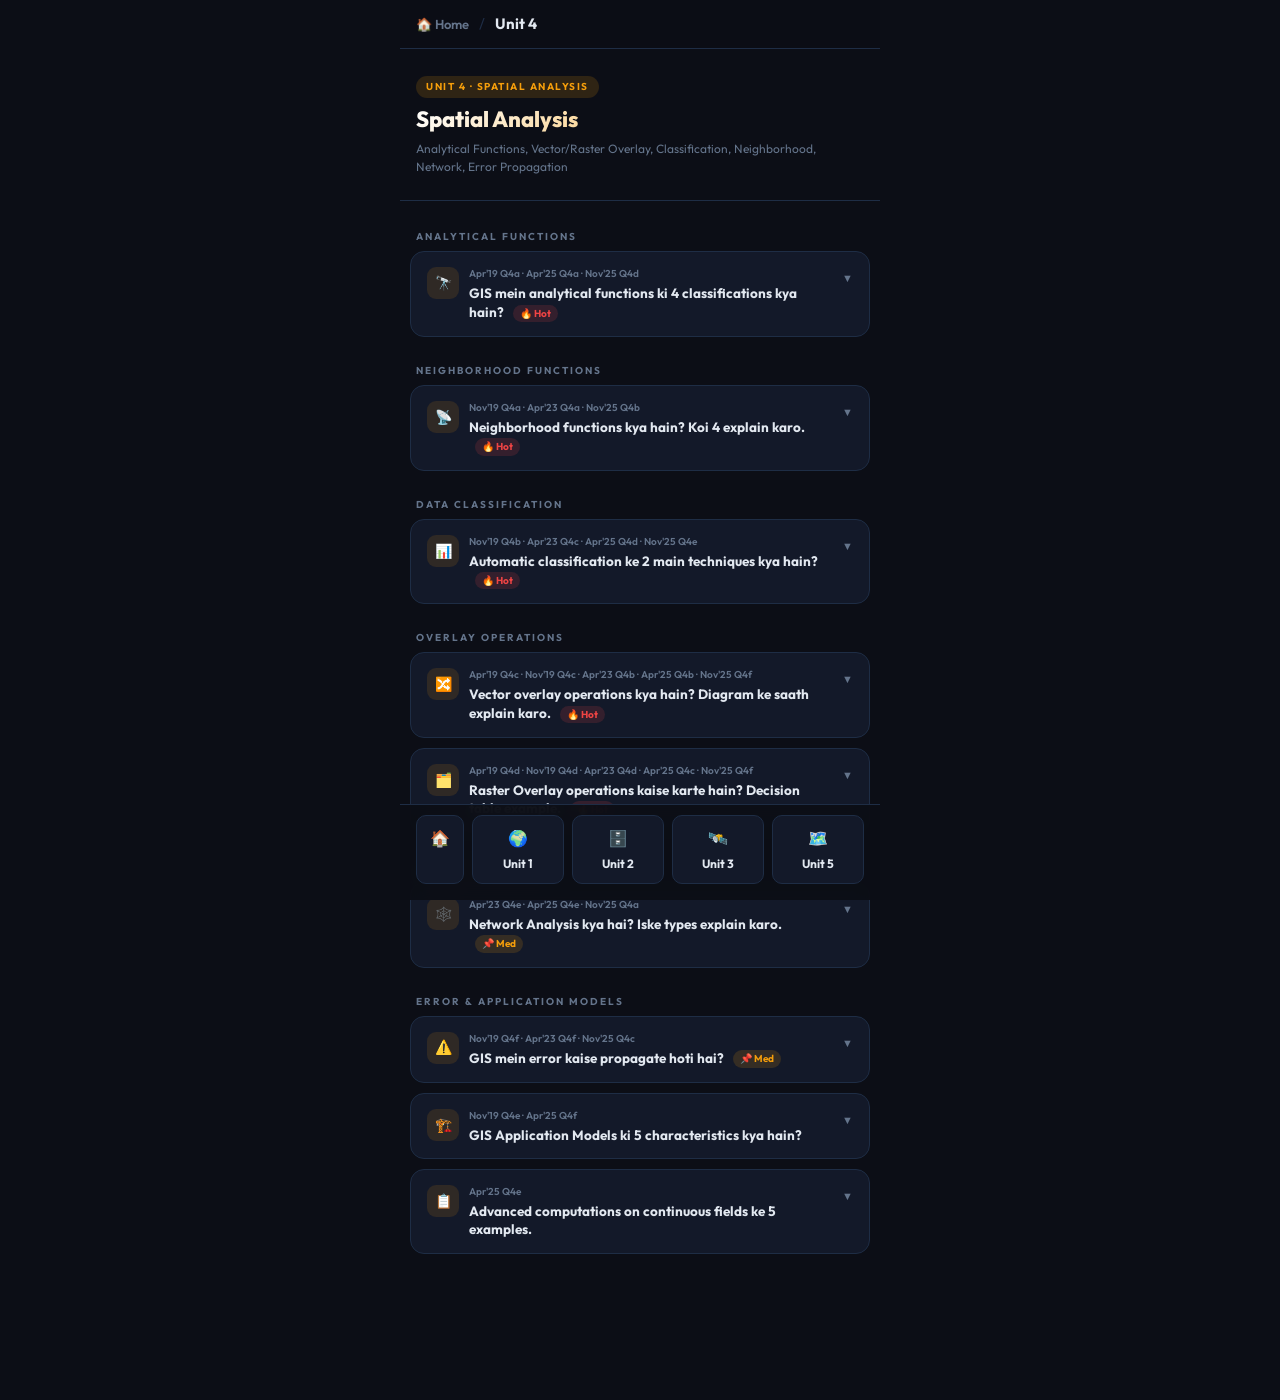
<file: unit4.html>
<!DOCTYPE html>
<html lang="en">
<head>
<meta charset="UTF-8"/>
<meta name="viewport" content="width=device-width,initial-scale=1.0,maximum-scale=1"/>
<title>Unit 4 – Spatial Analysis</title>
<link rel="stylesheet" href="shared.css"/>
<style>
.u4-badge { background: rgba(245,158,11,0.15); color: var(--a4); }
.u4-h1 { background: linear-gradient(135deg,#fff,var(--a4)); -webkit-background-clip:text; -webkit-text-fill-color:transparent; background-clip:text; }
.u4-icon { background: rgba(245,158,11,0.12); }
</style>
</head>
<body>

<div class="top-nav">
  <a href="index.html">🏠 Home</a>
  <span class="divider">/</span>
  <span class="current">Unit 4</span>
</div>

<div class="unit-hero">
  <span class="unit-badge u4-badge">Unit 4 · Spatial Analysis</span>
  <h1 class="u4-h1">Spatial Analysis</h1>
  <p>Analytical Functions, Vector/Raster Overlay, Classification, Neighborhood, Network, Error Propagation</p>
</div>

<!-- ─── Analytical Functions ─── -->
<div class="section-label">Analytical Functions</div>

<div class="q-card">
  <div class="q-header" onclick="toggle(this)">
    <div class="q-icon u4-icon">🔭</div>
    <div class="q-meta">
      <div class="q-pyq">Apr'19 Q4a · Apr'25 Q4a · Nov'25 Q4d</div>
      <div class="q-title">GIS mein analytical functions ki 4 classifications kya hain? <span class="freq hot">🔥 Hot</span></div>
    </div>
    <div class="q-arrow">▼</div>
  </div>
  <div class="q-body">
    <p><b>4 Classifications:</b></p>
    <ul>
      <li><b>1. Measurements on Vector Data</b> — Length, Area, Perimeter, Distance between features calculate karna</li>
      <li><b>2. Query Functions</b> — Attribute ya spatial queries: "kaunse areas flood-prone hain?"</li>
      <li><b>3. Overlay Functions</b> — Do ya zyada layers combine karna — Union, Intersect, Clip</li>
      <li><b>4. Neighborhood Functions</b> — Ek feature ke aas-paas ka analysis — Buffer, proximity</li>
    </ul>
    <div class="eg">Swiggy delivery zone: Buffer (2km) = Neighborhood. Road length = Measurement. "Show restaurants open now" = Query. Road + Area overlay = Overlay function.</div>
    <div class="tip">Nov'25 Q4d = "Measurements on Vector data" — Length, Area, Perimeter, Distance, Centroid — ye sab measurements hain.</div>
  </div>
</div>

<!-- ─── Neighborhood Functions ─── -->
<div class="section-label">Neighborhood Functions</div>

<div class="q-card">
  <div class="q-header" onclick="toggle(this)">
    <div class="q-icon u4-icon">📡</div>
    <div class="q-meta">
      <div class="q-pyq">Nov'19 Q4a · Apr'23 Q4a · Nov'25 Q4b</div>
      <div class="q-title">Neighborhood functions kya hain? Koi 4 explain karo. <span class="freq hot">🔥 Hot</span></div>
    </div>
    <div class="q-arrow">▼</div>
  </div>
  <div class="q-body">
    <div class="def"><b>Neighborhood Functions</b>Ek feature ke surrounding area (neighborhood) ko analyze karne ke functions.</div>
    <ul>
      <li><b>Buffer</b> — Feature ke around ek zone banana. E.g. School ke 500m buffer = no commercial zone.</li>
      <li><b>Thiessen Polygons (Voronoi)</b> — Har point ke liye nearest area define karna. E.g. Nearest hospital zone.</li>
      <li><b>Interpolation</b> — Neighboring points se unknown values estimate. E.g. Rainfall map banana.</li>
      <li><b>Focal Statistics</b> — Moving window se each cell ki surrounding cells ka avg/max/min. E.g. Elevation smoothing.</li>
      <li><b>Slope/Aspect</b> — Terrain ke neighbors se slope aur direction calculate.</li>
    </ul>
    <div class="eg">Jio tower 3km signal range → Buffer = 3km circle. Us zone mein kaun aata hai = neighborhood analysis!</div>
  </div>
</div>

<!-- ─── Classification ─── -->
<div class="section-label">Data Classification</div>

<div class="q-card">
  <div class="q-header" onclick="toggle(this)">
    <div class="q-icon u4-icon">📊</div>
    <div class="q-meta">
      <div class="q-pyq">Nov'19 Q4b · Apr'23 Q4c · Apr'25 Q4d · Nov'25 Q4e</div>
      <div class="q-title">Automatic classification ke 2 main techniques kya hain? <span class="freq hot">🔥 Hot</span></div>
    </div>
    <div class="q-arrow">▼</div>
  </div>
  <div class="q-body">
    <div class="def"><b>Classification</b>Data ko meaningful groups/classes mein divide karna — map pe different colors se dikhane ke liye.</div>
    <p><b>2 Main Types:</b></p>
    <ul>
      <li><b>User Controlled</b> — User manually class boundaries set karta hai. E.g. "0-25 = Low, 25-50 = Medium, 50+ = High rainfall"</li>
      <li><b>Automatic Classification</b> — Software khud decide karta hai:</li>
    </ul>
    <p><b>Automatic Classification ke 2 Techniques:</b></p>
    <ul>
      <li>
        <b>Equal Interval</b> — Data range ko equal parts mein divide karo.<br/>
        <span style="color:var(--muted);font-size:12px;">Data: 0–100, 4 classes → 0-25, 25-50, 50-75, 75-100</span>
      </li>
      <li>
        <b>Natural Breaks (Jenks)</b> — Data mein natural clusters dhundho aur wahan break karo.<br/>
        <span style="color:var(--muted);font-size:12px;">Data: 1,2,3,20,21,22,80,81 → Breaks at 3|20 and 22|80</span>
      </li>
    </ul>
    <div class="eg">Rainfall map: Equal interval = mechanical division. Natural Breaks = actually where rainfall "jumps" — zyada meaningful!</div>
    <div class="tip">Other methods: Quantile (equal number of features per class), Standard Deviation (statistical approach).</div>
  </div>
</div>

<!-- ─── Vector Overlay ─── -->
<div class="section-label">Overlay Operations</div>

<div class="q-card">
  <div class="q-header" onclick="toggle(this)">
    <div class="q-icon u4-icon">🔀</div>
    <div class="q-meta">
      <div class="q-pyq">Apr'19 Q4c · Nov'19 Q4c · Apr'23 Q4b · Apr'25 Q4b · Nov'25 Q4f</div>
      <div class="q-title">Vector overlay operations kya hain? Diagram ke saath explain karo. <span class="freq hot">🔥 Hot</span></div>
    </div>
    <div class="q-arrow">▼</div>
  </div>
  <div class="q-body">
    <div class="def"><b>Vector Overlay</b>Do ya zyada vector layers combine karna — new layer banana jisme dono layers ki information ho.</div>
    <div class="code">Layer A (Flood Zone):    Layer B (Agricultural Land):
  ┌──────┐                   ┌──────┐
  │      │                   │      │
  │  A   │    OVERLAY    →   │ A∩B  │
  └──────┘                   └──────┘
                      (Flood prone farmland)</div>
    <p><b>Vector Overlay Operations:</b></p>
    <ul>
      <li><b>Union (A ∪ B)</b> — Dono layers ka combined result (all features from both)</li>
      <li><b>Intersect (A ∩ B)</b> — Sirf overlap wala area (common features)</li>
      <li><b>Clip</b> — Layer A ko Layer B se cut karo (cookie cutter)</li>
      <li><b>Erase/Difference</b> — Layer B wala area Layer A se remove karo</li>
      <li><b>Identity</b> — Layer A features + jo B se overlap kare unke attributes add</li>
    </ul>
    <div class="eg">Flood zone layer + Agricultural land layer → Intersect → "Kaunsi farmland flood zone mein hai?" — disaster management ke liye zaroori!</div>
  </div>
</div>

<!-- ─── Raster Overlay ─── -->
<div class="q-card">
  <div class="q-header" onclick="toggle(this)">
    <div class="q-icon u4-icon">🗂️</div>
    <div class="q-meta">
      <div class="q-pyq">Apr'19 Q4d · Nov'19 Q4d · Apr'23 Q4d · Apr'25 Q4c · Nov'25 Q4f</div>
      <div class="q-title">Raster Overlay operations kaise karte hain? Decision table example. <span class="freq hot">🔥 Hot</span></div>
    </div>
    <div class="q-arrow">▼</div>
  </div>
  <div class="q-body">
    <div class="def"><b>Raster Overlay</b>Do raster grids ke corresponding cells pe math operations karna — add, subtract, AND, OR, CON.</div>

    <p><b>Apr'23 Q4d — Groundwater Level 2025:</b></p>
    <div class="code">R1 (Current Groundwater Level):
3  6  8
2  7  5
4  9  1

Formula: R2 = CON(R1 > 5, 0)
Meaning: Jahan R1 > 5, wahan R2 = 0, else unchanged

R2 Result:
3  0  0
2  0  0
4  0  1</div>

    <p><b>Apr'25 Q4c — CON with AND:</b></p>
    <div class="code">A (Land Use):         B (Rainfall mm):
F  F  A               5  8  3
A  F  F               7  6  9

Formula: C = CON((A:'F') AND (B:7), 9, 0)
Meaning: Jahan A=Forest AND B=7, wahan C=9, else C=0

C Result:
0  0  0
9  0  0</div>

    <p><b>Nov'19 Q4d — Boolean Operations:</b></p>
    <div class="code">R4 = R1 AND (R2 OR R3)
→ Pehle R2 OR R3 calculate karo
→ Phir result ko R1 se AND karo
→ Ek cell pe: 1 AND (0 OR 1) = 1 AND 1 = 1</div>

    <div class="tip">CON = Conditional function. CON(condition, value_if_true, value_if_false). Decision table mein conditions aur results clearly write karo!</div>
  </div>
</div>

<!-- ─── Network Analysis ─── -->
<div class="section-label">Network Analysis</div>

<div class="q-card">
  <div class="q-header" onclick="toggle(this)">
    <div class="q-icon u4-icon">🕸️</div>
    <div class="q-meta">
      <div class="q-pyq">Apr'23 Q4e · Apr'25 Q4e · Nov'25 Q4a</div>
      <div class="q-title">Network Analysis kya hai? Iske types explain karo. <span class="freq med">📌 Med</span></div>
    </div>
    <div class="q-arrow">▼</div>
  </div>
  <div class="q-body">
    <div class="def"><b>Network Analysis</b>Connected lines (roads, pipes, rivers) pe based analysis. Nodes (intersections) aur Edges (roads) se network banta hai.</div>
    <p><b>Types:</b></p>
    <ul>
      <li><b>Shortest Path</b> — A to B ka sabse chhota route. E.g. Google Maps navigation.</li>
      <li><b>Travelling Salesman Problem</b> — Multiple stops ke saath optimal route. E.g. Courier delivery.</li>
      <li><b>Service Area</b> — X minutes/km mein kahan pahuncha ja sakta hai. E.g. Ambulance 5-min coverage area.</li>
      <li><b>Closest Facility</b> — Nearest hospital, police station dhundhna.</li>
      <li><b>Flow Analysis</b> — Pipe/river network mein flow direction aur capacity.</li>
    </ul>
    <div class="eg">Ola/Uber = Network Analysis! Driver ka shortest path + traffic = real-time network analysis. Zomato delivery optimization bhi same.</div>
  </div>
</div>

<!-- ─── Error Propagation ─── -->
<div class="section-label">Error & Application Models</div>

<div class="q-card">
  <div class="q-header" onclick="toggle(this)">
    <div class="q-icon u4-icon">⚠️</div>
    <div class="q-meta">
      <div class="q-pyq">Nov'19 Q4f · Apr'23 Q4f · Nov'25 Q4c</div>
      <div class="q-title">GIS mein error kaise propagate hoti hai? <span class="freq med">📌 Med</span></div>
    </div>
    <div class="q-arrow">▼</div>
  </div>
  <div class="q-body">
    <div class="def"><b>Error Propagation</b>Ek step ki error agle steps mein transfer aur accumulate hoti hai — final result mein combined error aati hai.</div>
    <p><b>Error Sources:</b></p>
    <ul>
      <li><b>Input Errors</b> — GPS inaccuracy (±5m), digitization mistakes</li>
      <li><b>Processing Errors</b> — Projection conversion, rounding</li>
      <li><b>Model Errors</b> — Simplified model real world ko perfectly represent nahi karta</li>
    </ul>
    <div class="code">Error Chain Example:
GPS Error (±2m)
    ↓
Digitization Error (±3m)
    ↓
Overlay Operation
    ↓
Combined Error = √(2² + 3²) = √13 ≈ 3.6m

Final map mein ±3.6m tak error ho sakti hai!</div>
    <div class="eg">Flood zone map: GPS ±2m + Digitization ±3m + Projection ±1m → Final flood boundary ±4m galat ho sakti hai → wrong evacuation decisions!</div>
    <div class="tip">Error propagation diagram mein ek chain dikhao: Source → Processing → Analysis → Output. Har step pe error add hoti hai.</div>
  </div>
</div>

<div class="q-card">
  <div class="q-header" onclick="toggle(this)">
    <div class="q-icon u4-icon">🏗️</div>
    <div class="q-meta">
      <div class="q-pyq">Nov'19 Q4e · Apr'25 Q4f</div>
      <div class="q-title">GIS Application Models ki 5 characteristics kya hain?</div>
    </div>
    <div class="q-arrow">▼</div>
  </div>
  <div class="q-body">
    <p><b>5 Characteristics of GIS-based Application Models:</b></p>
    <ul>
      <li><b>Spatial Orientation</b> — Model location-based data use karta hai</li>
      <li><b>Integration</b> — Multiple data sources combine karta hai</li>
      <li><b>Dynamic</b> — Time ke saath update hota hai</li>
      <li><b>Scale Dependent</b> — Different zoom levels pe different detail</li>
      <li><b>Decision Support</b> — Policy aur planning decisions ke liye output deta hai</li>
    </ul>
    <div class="eg">NDMA (National Disaster Management Authority) ka flood model: Location-based (spatial) + multiple data sources (integration) + real-time updates (dynamic) = GIS application model.</div>
  </div>
</div>

<div class="q-card">
  <div class="q-header" onclick="toggle(this)">
    <div class="q-icon u4-icon">📋</div>
    <div class="q-meta">
      <div class="q-pyq">Apr'25 Q4e</div>
      <div class="q-title">Advanced computations on continuous fields ke 5 examples.</div>
    </div>
    <div class="q-arrow">▼</div>
  </div>
  <div class="q-body">
    <ul>
      <li><b>Slope & Aspect</b> — Terrain elevation field se slope direction/steepness calculate</li>
      <li><b>Viewshed Analysis</b> — Elevation field se — kaunse areas ek point se visible hain?</li>
      <li><b>Watershed Delineation</b> — Water flow direction field se drainage basin map karna</li>
      <li><b>Solar Radiation</b> — Elevation + sun angle se each location par sunlight calculate</li>
      <li><b>Pollution Dispersion</b> — Wind field + emission source se pollution spread model</li>
    </ul>
  </div>
</div>

<div class="bottom-nav">
  <a href="index.html" class="bn-btn home"><span>🏠</span></a>
  <a href="unit1.html" class="bn-btn"><span>🌍</span>Unit 1</a>
  <a href="unit2.html" class="bn-btn"><span>🗄️</span>Unit 2</a>
  <a href="unit3.html" class="bn-btn"><span>🛰️</span>Unit 3</a>
  <a href="unit5.html" class="bn-btn"><span>🗺️</span>Unit 5</a>
</div>

<script>
function toggle(header) {
  const card = header.parentElement;
  card.classList.toggle('open');
}
</script>
</body>
</html>
</file>
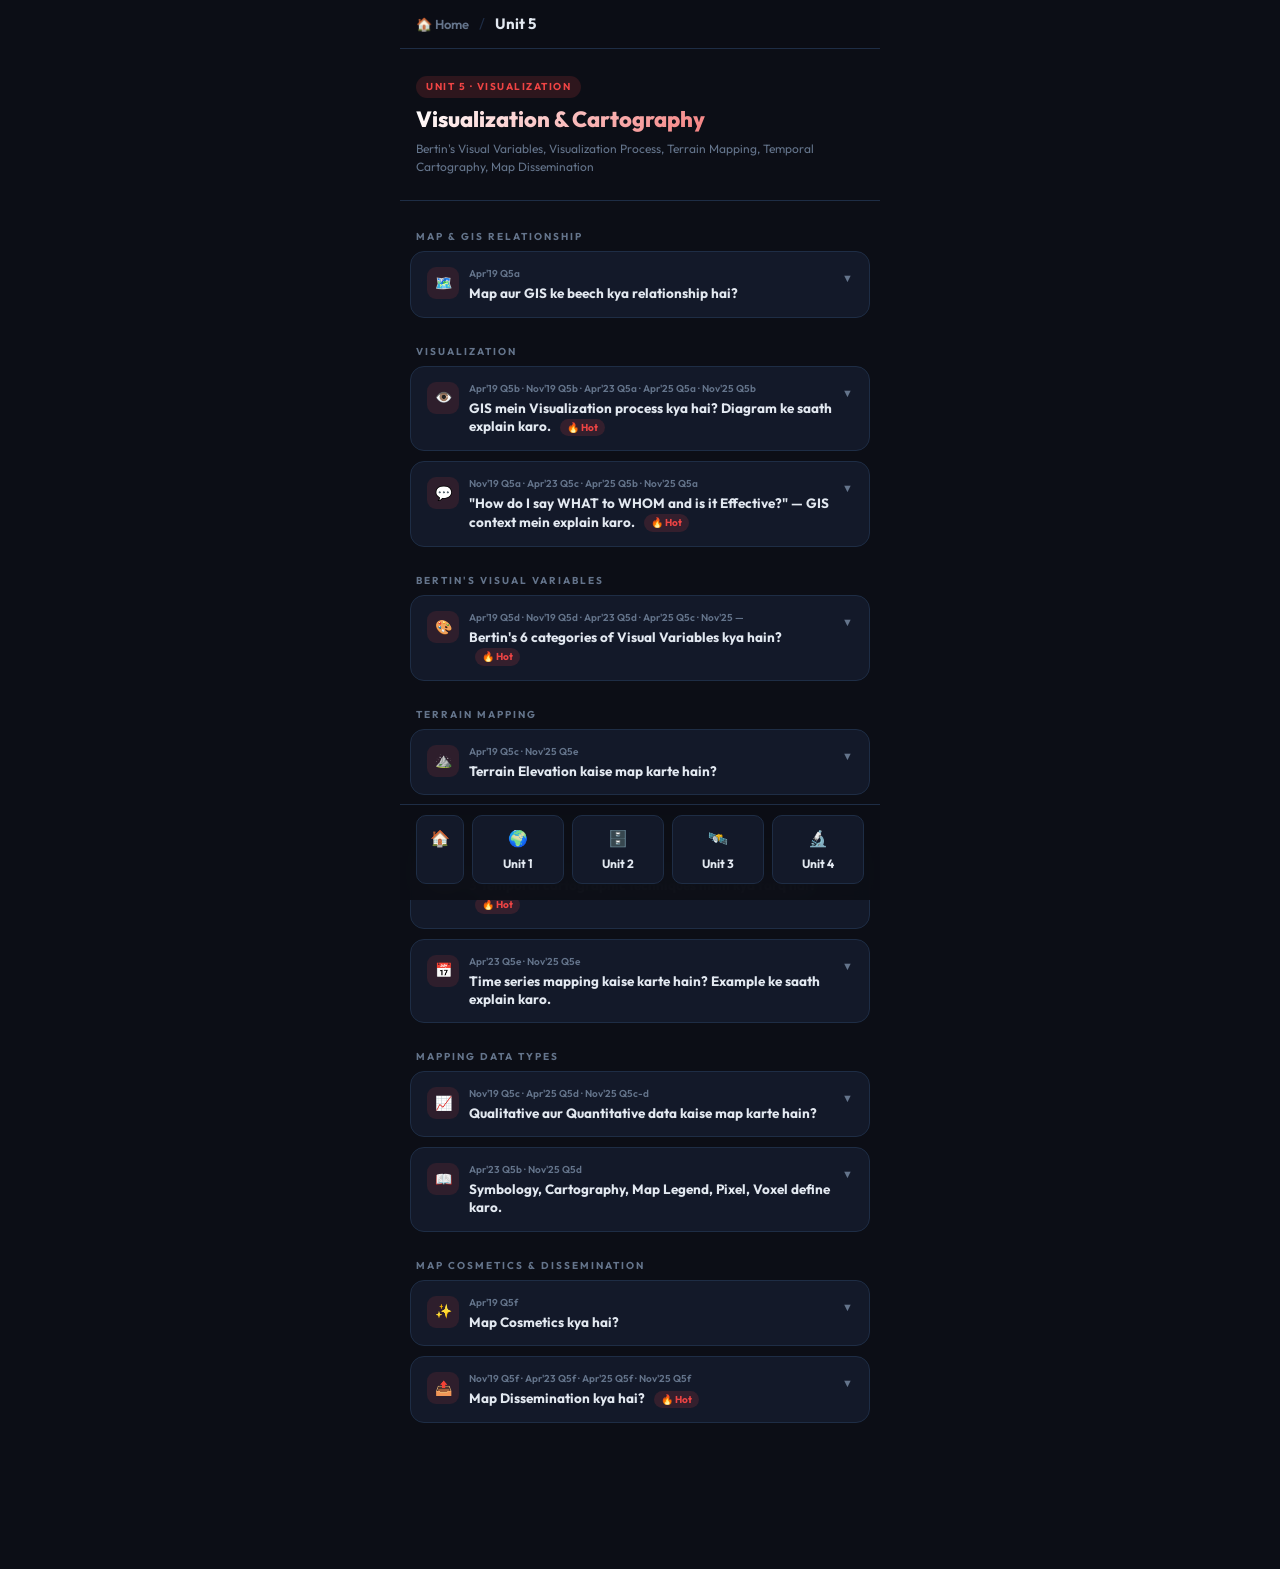
<file: unit5.html>
<!DOCTYPE html>
<html lang="en">
<head>
<meta charset="UTF-8"/>
<meta name="viewport" content="width=device-width,initial-scale=1.0,maximum-scale=1"/>
<title>Unit 5 – Visualization & Cartography</title>
<link rel="stylesheet" href="shared.css"/>
<style>
.u5-badge { background: rgba(239,68,68,0.15); color: var(--a5); }
.u5-h1 { background: linear-gradient(135deg,#fff,var(--a5)); -webkit-background-clip:text; -webkit-text-fill-color:transparent; background-clip:text; }
.u5-icon { background: rgba(239,68,68,0.12); }
</style>
</head>
<body>

<div class="top-nav">
  <a href="index.html">🏠 Home</a>
  <span class="divider">/</span>
  <span class="current">Unit 5</span>
</div>

<div class="unit-hero">
  <span class="unit-badge u5-badge">Unit 5 · Visualization</span>
  <h1 class="u5-h1">Visualization & Cartography</h1>
  <p>Bertin's Visual Variables, Visualization Process, Terrain Mapping, Temporal Cartography, Map Dissemination</p>
</div>

<!-- ─── Map & GIS ─── -->
<div class="section-label">Map & GIS Relationship</div>

<div class="q-card">
  <div class="q-header" onclick="toggle(this)">
    <div class="q-icon u5-icon">🗺️</div>
    <div class="q-meta">
      <div class="q-pyq">Apr'19 Q5a</div>
      <div class="q-title">Map aur GIS ke beech kya relationship hai?</div>
    </div>
    <div class="q-arrow">▼</div>
  </div>
  <div class="q-body">
    <ul>
      <li><b>Map</b> — Static, printed/displayed spatial representation. Input bhi hai GIS ka, output bhi.</li>
      <li><b>GIS</b> — Dynamic system — data analyze + process + maps create karta hai</li>
    </ul>
    <div class="tbl"><table>
      <tr><th>Feature</th><th>Map</th><th>GIS</th></tr>
      <tr><td>Nature</td><td>Static</td><td>Dynamic</td></tr>
      <tr><td>Analysis</td><td>Not possible</td><td>Full analysis possible</td></tr>
      <tr><td>Update</td><td>Reprint karna padta hai</td><td>Real-time update</td></tr>
      <tr><td>Query</td><td>Cannot query</td><td>SQL queries possible</td></tr>
    </table></div>
    <div class="eg">Paper map = static photo. GIS = live camera jisme zoom in/out, filter, analysis sab ho sake.</div>
  </div>
</div>

<!-- ─── Visualization Process ─── -->
<div class="section-label">Visualization</div>

<div class="q-card">
  <div class="q-header" onclick="toggle(this)">
    <div class="q-icon u5-icon">👁️</div>
    <div class="q-meta">
      <div class="q-pyq">Apr'19 Q5b · Nov'19 Q5b · Apr'23 Q5a · Apr'25 Q5a · Nov'25 Q5b</div>
      <div class="q-title">GIS mein Visualization process kya hai? Diagram ke saath explain karo. <span class="freq hot">🔥 Hot</span></div>
    </div>
    <div class="q-arrow">▼</div>
  </div>
  <div class="q-body">
    <div class="def"><b>Visualization</b>Data ko visual form (maps, charts, 3D models) mein represent karna taaki patterns aur insights clearly samajh mein aayein.</div>
    <div class="code">Visualization Process:

Real World Data
      ↓
Data Collection & Storage
      ↓
Data Processing & Analysis
      ↓
Visual Representation (Map/Chart/3D)
      ↓
User Perception & Understanding
      ↓
Decision Making</div>
    <p><b>Visualization Strategy mein 3 Questions:</b></p>
    <ul>
      <li><b>What</b> — Kya dikhana hai? (Data/phenomenon)</li>
      <li><b>Who</b> — Kisko dikhana hai? (Audience)</li>
      <li><b>How</b> — Kaise dikhana hai? (Map type, colors, symbols)</li>
    </ul>
    <div class="tip">"How do I say WHAT to WHOM and is it effective?" — Yahi GIS visualization ka core question hai!</div>
  </div>
</div>

<!-- ─── Say What to Whom ─── -->
<div class="q-card">
  <div class="q-header" onclick="toggle(this)">
    <div class="q-icon u5-icon">💬</div>
    <div class="q-meta">
      <div class="q-pyq">Nov'19 Q5a · Apr'23 Q5c · Apr'25 Q5b · Nov'25 Q5a</div>
      <div class="q-title">"How do I say WHAT to WHOM and is it Effective?" — GIS context mein explain karo. <span class="freq hot">🔥 Hot</span></div>
    </div>
    <div class="q-arrow">▼</div>
  </div>
  <div class="q-body">
    <p>Yeh question GIS visualization ki effectiveness ke baare mein hai:</p>
    <ul>
      <li><b>HOW (Kaise)</b> — Map type choose karo: Choropleth, Dot map, Flow map? Colors? Symbols?</li>
      <li><b>WHAT (Kya)</b> — Kaunsa data communicate karna hai? Population density? Temperature? Crime rate?</li>
      <li><b>WHOM (Kisko)</b> — Audience kaun hai? Expert GIS users? General public? Policymakers?</li>
      <li><b>EFFECTIVE (Kitna asar)</b> — Kya audience message clearly samajh gayi?</li>
    </ul>
    <div class="eg">
      WHAT: Mumbai flood zones. WHOM: General public (not experts). HOW: Simple color map — Red=High risk, Yellow=Medium, Green=Safe. EFFECTIVE: Public clearly samajhe evacuation zones → effective communication!<br/><br/>
      Agar same map expert GIS engineers ko diya → unhe detailed data, contour lines, coordinates chahiye → different "HOW"!
    </div>
  </div>
</div>

<!-- ─── Bertin's Visual Variables ─── -->
<div class="section-label">Bertin's Visual Variables</div>

<div class="q-card">
  <div class="q-header" onclick="toggle(this)">
    <div class="q-icon u5-icon">🎨</div>
    <div class="q-meta">
      <div class="q-pyq">Apr'19 Q5d · Nov'19 Q5d · Apr'23 Q5d · Apr'25 Q5c · Nov'25 —</div>
      <div class="q-title">Bertin's 6 categories of Visual Variables kya hain? <span class="freq hot">🔥 Hot</span></div>
    </div>
    <div class="q-arrow">▼</div>
  </div>
  <div class="q-body">
    <div class="def"><b>Jacques Bertin</b> (French cartographer) ne 1967 mein 6 visual variables define kiye — maps mein data kaise encode karein.</div>
    <div class="tbl"><table>
      <tr><th>#</th><th>Variable</th><th>Kya hai?</th><th>Example</th></tr>
      <tr><td>1</td><td><b>Size</b></td><td>Feature ka size vary karo</td><td>Bade circle = badi population</td></tr>
      <tr><td>2</td><td><b>Shape</b></td><td>Feature ka shape change karo</td><td>★ = Capital, ● = City, ▲ = Mountain</td></tr>
      <tr><td>3</td><td><b>Hue (Color)</b></td><td>Alag colors = alag categories</td><td>Blue = Water, Green = Forest</td></tr>
      <tr><td>4</td><td><b>Value (Lightness)</b></td><td>Color ki darkness/lightness vary karo</td><td>Light pink = Low density, Dark red = High density</td></tr>
      <tr><td>5</td><td><b>Texture</b></td><td>Pattern/fill vary karo</td><td>Dotted = Grassland, Hatched = Urban</td></tr>
      <tr><td>6</td><td><b>Orientation</b></td><td>Symbol ka angle change karo</td><td>→ Wind direction arrows</td></tr>
    </table></div>
    <div class="eg">India rainfall map: Hue = Blue. Value = Light blue (low rain) → Dark blue (heavy rain) → Maharashtra mein Western Ghats = darkest blue!</div>
    <div class="tip">Remember: "SS HV TO" — Size, Shape, Hue, Value, Texture, Orientation — 6 variables!</div>
  </div>
</div>

<!-- ─── Terrain & Elevation ─── -->
<div class="section-label">Terrain Mapping</div>

<div class="q-card">
  <div class="q-header" onclick="toggle(this)">
    <div class="q-icon u5-icon">⛰️</div>
    <div class="q-meta">
      <div class="q-pyq">Apr'19 Q5c · Nov'25 Q5e</div>
      <div class="q-title">Terrain Elevation kaise map karte hain?</div>
    </div>
    <div class="q-arrow">▼</div>
  </div>
  <div class="q-body">
    <p><b>Methods to Map Terrain Elevation:</b></p>
    <ul>
      <li><b>Contour Lines</b> — Same elevation ke points ko connect karna. Closely spaced = steep. Far apart = gentle slope.</li>
      <li><b>DEM (Digital Elevation Model)</b> — Raster grid jisme har cell = elevation value</li>
      <li><b>TIN (Triangulated Irregular Network)</b> — Irregular triangles se 3D surface banana</li>
      <li><b>Hillshading</b> — Light source se shadow effect → 3D appearance on 2D map</li>
      <li><b>Hypsometric Tints</b> — Elevation bands ko colors se represent karna (green=low, brown=high)</li>
    </ul>
    <div class="eg">Google Maps ka terrain view = DEM + Hillshading + Contours ka combination! Yeh sab methods ek saath use hote hain.</div>
    <div class="tip">Topographic Maps = terrain + roads + settlements + water bodies. Thematic Maps = sirf ek specific theme (rainfall, population).</div>
  </div>
</div>

<!-- ─── Temporal Cartography ─── -->
<div class="section-label">Temporal Cartography & Data Types</div>

<div class="q-card">
  <div class="q-header" onclick="toggle(this)">
    <div class="q-icon u5-icon">⏱️</div>
    <div class="q-meta">
      <div class="q-pyq">Apr'19 Q5e · Nov'19 Q5e · Apr'25 Q5e · Nov'25 Q5e</div>
      <div class="q-title">3 Temporal cartographic techniques mein kya farq hai? <span class="freq hot">🔥 Hot</span></div>
    </div>
    <div class="q-arrow">▼</div>
  </div>
  <div class="q-body">
    <div class="tbl"><table>
      <tr><th>Technique</th><th>Kya hai?</th><th>Example</th></tr>
      <tr><td><b>Single Map</b></td><td>Ek map pe time info symbol se dikhate hain</td><td>Arrows show Napoleon's army movement on one map</td></tr>
      <tr><td><b>Map Series</b></td><td>Multiple maps — har time period ka alag map</td><td>India GDP map: 2000, 2010, 2020, 2023</td></tr>
      <tr><td><b>Animated Map</b></td><td>Maps ka sequence fast play karo — animation</td><td>Monsoon rainfall animated GIF — June to Sept</td></tr>
    </table></div>
    <div class="eg">COVID spread map: Single map = symbols show spread direction. Map series = month-wise maps. Animated = automatic slideshow of spread! Animated sabse effective for time series.</div>
  </div>
</div>

<div class="q-card">
  <div class="q-header" onclick="toggle(this)">
    <div class="q-icon u5-icon">📅</div>
    <div class="q-meta">
      <div class="q-pyq">Apr'23 Q5e · Nov'25 Q5e</div>
      <div class="q-title">Time series mapping kaise karte hain? Example ke saath explain karo.</div>
    </div>
    <div class="q-arrow">▼</div>
  </div>
  <div class="q-body">
    <div class="def"><b>Time Series Mapping</b>Ek phenomenon ko multiple time points pe map karna — change aur trends visualize karne ke liye.</div>
    <p><b>Steps:</b></p>
    <ul>
      <li>Data collect karo for different time periods</li>
      <li>Same map template use karo sab ke liye (consistent symbology)</li>
      <li>Visual variable — color value — ko time change se link karo</li>
      <li>Comparison easy ho iske liye side-by-side ya animation use karo</li>
    </ul>
    <div class="eg">Mumbai Urban Growth: 1990 map (small urban area) → 2000 → 2010 → 2023 (massive urban sprawl). Ek time series jisme dekhte hain kaise city expand hui. Slider animation = best way to show this!</div>
  </div>
</div>

<!-- ─── Qualitative & Quantitative Data ─── -->
<div class="section-label">Mapping Data Types</div>

<div class="q-card">
  <div class="q-header" onclick="toggle(this)">
    <div class="q-icon u5-icon">📈</div>
    <div class="q-meta">
      <div class="q-pyq">Nov'19 Q5c · Apr'25 Q5d · Nov'25 Q5c-d</div>
      <div class="q-title">Qualitative aur Quantitative data kaise map karte hain?</div>
    </div>
    <div class="q-arrow">▼</div>
  </div>
  <div class="q-body">
    <p><b>Qualitative Data (Categories — no numbers):</b></p>
    <ul>
      <li>Use <b>Hue (Color)</b> to differentiate — blue, red, green alag categories</li>
      <li>Use <b>Shape</b> — different symbols for different types</li>
      <li>E.g. Land use map: Blue=Water, Green=Forest, Grey=Urban, Yellow=Agriculture</li>
    </ul>
    <p><b>Quantitative Data (Numbers — measurable):</b></p>
    <ul>
      <li>Use <b>Size</b> — Proportional circles (bigger = larger value)</li>
      <li>Use <b>Value (lightness)</b> — Light to dark color ramp</li>
      <li>Choropleth map: Areas filled with color intensity by data value</li>
      <li>E.g. Population density: Light yellow = sparse, Dark red = dense</li>
    </ul>
    <div class="eg">India census map — States ke andar population density: Light = less people (Arunachal), Dark red = dense (UP, Bihar). Yeh quantitative mapping hai!</div>
  </div>
</div>

<!-- ─── Terms ─── -->
<div class="q-card">
  <div class="q-header" onclick="toggle(this)">
    <div class="q-icon u5-icon">📖</div>
    <div class="q-meta">
      <div class="q-pyq">Apr'23 Q5b · Nov'25 Q5d</div>
      <div class="q-title">Symbology, Cartography, Map Legend, Pixel, Voxel define karo.</div>
    </div>
    <div class="q-arrow">▼</div>
  </div>
  <div class="q-body">
    <ul>
      <li><b>Symbology</b> — Map pe features ko represent karne ke symbols, colors aur styles ka system. E.g. ★ = capital city.</li>
      <li><b>Cartography</b> — Maps banana aur design karne ki art aur science.</li>
      <li><b>Map Legend</b> — Map pe use hue symbols aur colors ka explanation box. "Key" bhi kehte hain.</li>
      <li><b>Pixel</b> — Picture Element — 2D raster image ka sabse chhota unit. Ek cell = ek pixel.</li>
      <li><b>Voxel</b> — Volume Element — 3D space mein pixel. 3D GIS data ka smallest unit.</li>
    </ul>
    <div class="eg">Pixel = Photo ka ek tiny dot. Voxel = 3D CT scan ka ek tiny cube. Pixel 2D hai, Voxel 3D hai!</div>
  </div>
</div>

<!-- ─── Map Cosmetics & Dissemination ─── -->
<div class="section-label">Map Cosmetics & Dissemination</div>

<div class="q-card">
  <div class="q-header" onclick="toggle(this)">
    <div class="q-icon u5-icon">✨</div>
    <div class="q-meta">
      <div class="q-pyq">Apr'19 Q5f</div>
      <div class="q-title">Map Cosmetics kya hai?</div>
    </div>
    <div class="q-arrow">▼</div>
  </div>
  <div class="q-body">
    <div class="def"><b>Map Cosmetics</b>Map ko visually appealing aur professionally presentable banane ke elements.</div>
    <p><b>Key Cosmetic Elements:</b></p>
    <ul>
      <li><b>Title</b> — Map ka naam: "India Population Density 2023"</li>
      <li><b>Legend</b> — Symbols aur colors ka explanation</li>
      <li><b>North Arrow</b> — Direction indicator</li>
      <li><b>Scale Bar</b> — Real-world distance reference</li>
      <li><b>Neat Line</b> — Map border/frame</li>
      <li><b>Graticule</b> — Lat/Long grid lines</li>
      <li><b>Inset Map</b> — Main map ki location dikhane ke liye chhota context map</li>
      <li><b>Data Source</b> — "Source: Census of India 2023"</li>
    </ul>
    <div class="tip">Map cosmetics = map ki "packaging". Bina cosmetics ke map incomplete lagta hai!</div>
  </div>
</div>

<div class="q-card">
  <div class="q-header" onclick="toggle(this)">
    <div class="q-icon u5-icon">📤</div>
    <div class="q-meta">
      <div class="q-pyq">Nov'19 Q5f · Apr'23 Q5f · Apr'25 Q5f · Nov'25 Q5f</div>
      <div class="q-title">Map Dissemination kya hai? <span class="freq hot">🔥 Hot</span></div>
    </div>
    <div class="q-arrow">▼</div>
  </div>
  <div class="q-body">
    <div class="def"><b>Map Dissemination</b>Maps ko target audience tak pahunchana — appropriate medium aur format choose karna.</div>
    <p><b>Dissemination Methods:</b></p>
    <ul>
      <li><b>Print</b> — Paper maps, atlases, newspapers (offline, no internet needed)</li>
      <li><b>Digital Files</b> — PDF, PNG, GeoTIFF — email/download se share</li>
      <li><b>Web Maps</b> — Google Maps, Leaflet, ArcGIS Online — interactive, always updated</li>
      <li><b>Mobile Apps</b> — Ola, Google Maps app — location-aware</li>
      <li><b>GIS Portals</b> — ISRO Bhuvan, data.gov.in — public data sharing</li>
    </ul>
    <p><b>Factors to consider:</b></p>
    <ul>
      <li>Audience ki technical capability</li>
      <li>Internet availability</li>
      <li>Interactivity ki zaroorat</li>
      <li>Update frequency</li>
    </ul>
    <div class="eg">Flood warning map: Web map + Mobile notification = fastest dissemination for disaster response. Print map = backup for areas with no internet.</div>
  </div>
</div>

<div class="bottom-nav">
  <a href="index.html" class="bn-btn home"><span>🏠</span></a>
  <a href="unit1.html" class="bn-btn"><span>🌍</span>Unit 1</a>
  <a href="unit2.html" class="bn-btn"><span>🗄️</span>Unit 2</a>
  <a href="unit3.html" class="bn-btn"><span>🛰️</span>Unit 3</a>
  <a href="unit4.html" class="bn-btn"><span>🔬</span>Unit 4</a>
</div>

<script>
function toggle(header) {
  const card = header.parentElement;
  card.classList.toggle('open');
}
</script>
</body>
</html>
</file>
<file: shared.css>
@import url('https://fonts.googleapis.com/css2?family=Outfit:wght@400;600;700;800&family=JetBrains+Mono:wght@400&display=swap');

:root {
  --bg: #0c0e16;
  --card: #131929;
  --card2: #1a2236;
  --border: #1e2d45;
  --a1: #4f8dff;
  --a2: #a855f7;
  --a3: #10b981;
  --a4: #f59e0b;
  --a5: #ef4444;
  --text: #e2e8f0;
  --muted: #64748b;
  --sub: #94a3b8;
}

* { margin: 0; padding: 0; box-sizing: border-box; -webkit-tap-highlight-color: transparent; }

body {
  font-family: 'Outfit', sans-serif;
  background: var(--bg);
  color: var(--text);
  font-size: 15px;
  line-height: 1.6;
  max-width: 480px;
  margin: 0 auto;
  padding-bottom: 136px;
}

/* ── TOP NAV ── */
.top-nav {
  position: sticky;
  top: 0;
  z-index: 100;
  background: rgba(12,14,22,0.92);
  backdrop-filter: blur(12px);
  border-bottom: 1px solid var(--border);
  padding: 12px 16px;
  display: flex;
  align-items: center;
  gap: 10px;
}
.top-nav a {
  color: var(--muted);
  text-decoration: none;
  font-size: 13px;
  font-weight: 600;
}
.top-nav a:hover { color: var(--text); }
.top-nav .divider { color: var(--border); }
.top-nav .current { color: var(--text); font-weight: 700; }

/* ── UNIT HERO ── */
.unit-hero {
  padding: 24px 16px 16px;
  border-bottom: 1px solid var(--border);
  margin-bottom: 12px;
}
.unit-badge {
  display: inline-block;
  font-size: 10px;
  font-weight: 700;
  letter-spacing: 1.5px;
  text-transform: uppercase;
  padding: 3px 10px;
  border-radius: 50px;
  margin-bottom: 8px;
}
.unit-hero h1 {
  font-size: 22px;
  font-weight: 800;
  line-height: 1.2;
  margin-bottom: 6px;
}
.unit-hero p {
  font-size: 12px;
  color: var(--muted);
  line-height: 1.5;
}

/* ── SECTION LABEL ── */
.section-label {
  font-size: 10px;
  font-weight: 700;
  letter-spacing: 2px;
  text-transform: uppercase;
  color: var(--muted);
  padding: 16px 16px 6px;
}

/* ── Q CARD ── */
.q-card {
  background: var(--card);
  border: 1px solid var(--border);
  border-radius: 14px;
  margin: 0 10px 10px;
  overflow: hidden;
}
.q-header {
  padding: 14px 16px;
  cursor: pointer;
  display: flex;
  align-items: flex-start;
  gap: 10px;
  user-select: none;
}
.q-header:active { background: var(--card2); }
.q-icon {
  width: 32px;
  height: 32px;
  border-radius: 9px;
  display: flex;
  align-items: center;
  justify-content: center;
  font-size: 14px;
  flex-shrink: 0;
  margin-top: 1px;
}
.q-meta { flex: 1; }
.q-pyq {
  font-size: 10px;
  color: var(--muted);
  font-weight: 600;
  margin-bottom: 2px;
}
.q-title {
  font-size: 13.5px;
  font-weight: 700;
  line-height: 1.35;
  color: var(--text);
}
.q-arrow {
  font-size: 11px;
  color: var(--muted);
  margin-top: 4px;
  flex-shrink: 0;
  transition: transform 0.25s;
}
.q-card.open .q-arrow { transform: rotate(180deg); }

/* ── Q BODY ── */
.q-body {
  display: none;
  padding: 0 16px 16px;
  border-top: 1px solid var(--border);
}
.q-card.open .q-body { display: block; }

/* ── CONTENT ELEMENTS ── */
.def {
  background: var(--card2);
  border-left: 3px solid var(--a1);
  border-radius: 0 8px 8px 0;
  padding: 10px 12px;
  font-size: 13px;
  margin: 12px 0 8px;
  color: var(--sub);
}
.def b { color: var(--text); display: block; font-size: 12px; margin-bottom: 3px; }

.eg {
  background: rgba(16,185,129,0.07);
  border: 1px solid rgba(16,185,129,0.2);
  border-radius: 8px;
  padding: 9px 12px;
  font-size: 12.5px;
  color: var(--sub);
  margin: 8px 0;
}
.eg::before {
  content: '💡 Example · ';
  color: var(--a3);
  font-weight: 700;
  font-size: 11px;
}

.tip {
  background: rgba(245,158,11,0.07);
  border: 1px solid rgba(245,158,11,0.2);
  border-radius: 8px;
  padding: 9px 12px;
  font-size: 12.5px;
  color: var(--sub);
  margin: 8px 0;
}
.tip::before {
  content: '⚡ Exam Tip · ';
  color: var(--a4);
  font-weight: 700;
  font-size: 11px;
}

ul { padding-left: 0; list-style: none; margin: 8px 0; }
ul li {
  font-size: 13px;
  color: var(--sub);
  padding: 4px 0 4px 16px;
  position: relative;
  line-height: 1.45;
  border-bottom: 1px solid rgba(255,255,255,0.03);
}
ul li::before { content: '›'; position: absolute; left: 3px; color: var(--muted); }
ul li b, ul li strong { color: var(--text); }

/* ── TABLE ── */
.tbl { overflow-x: auto; margin: 10px 0; border-radius: 8px; }
table { width: 100%; border-collapse: collapse; font-size: 12px; }
th {
  background: var(--card2);
  padding: 8px 10px;
  text-align: left;
  font-weight: 700;
  color: var(--text);
  border-bottom: 1px solid var(--border);
  white-space: nowrap;
}
td {
  padding: 7px 10px;
  color: var(--sub);
  border-bottom: 1px solid rgba(255,255,255,0.04);
  vertical-align: top;
}

/* ── CODE ── */
.code {
  background: #0d1117;
  border: 1px solid var(--border);
  border-radius: 8px;
  padding: 10px 12px;
  font-family: 'JetBrains Mono', monospace;
  font-size: 11.5px;
  color: #7dd3fc;
  overflow-x: auto;
  margin: 8px 0;
  white-space: pre;
}

/* ── FREQ BADGE ── */
.freq {
  display: inline-block;
  font-size: 10px;
  font-weight: 700;
  padding: 2px 7px;
  border-radius: 50px;
  margin-left: 6px;
  vertical-align: middle;
}
.freq.hot { background: rgba(239,68,68,0.15); color: var(--a5); }
.freq.med { background: rgba(245,158,11,0.15); color: var(--a4); }

/* ── BOTTOM NAV ── */
.bottom-nav {
  position: fixed;
  bottom: 0;
  left: 50%;
  transform: translateX(-50%);
  width: 100%;
  max-width: 480px;
  background: rgba(12,14,22,0.95);
  backdrop-filter: blur(12px);
  border-top: 1px solid var(--border);
  display: flex;
  justify-content: space-between;
  padding: 10px 16px 16px;
  gap: 8px;
}
.bn-btn {
  flex: 1;
  background: var(--card);
  border: 1px solid var(--border);
  border-radius: 10px;
  padding: 10px 8px;
  text-align: center;
  text-decoration: none;
  color: var(--text);
  font-size: 12px;
  font-weight: 700;
  display: flex;
  flex-direction: column;
  align-items: center;
  gap: 2px;
}
.bn-btn span { font-size: 16px; }
.bn-btn.home { flex: 0 0 48px; }

p { font-size: 13px; color: var(--sub); margin: 8px 0; }
</file>
